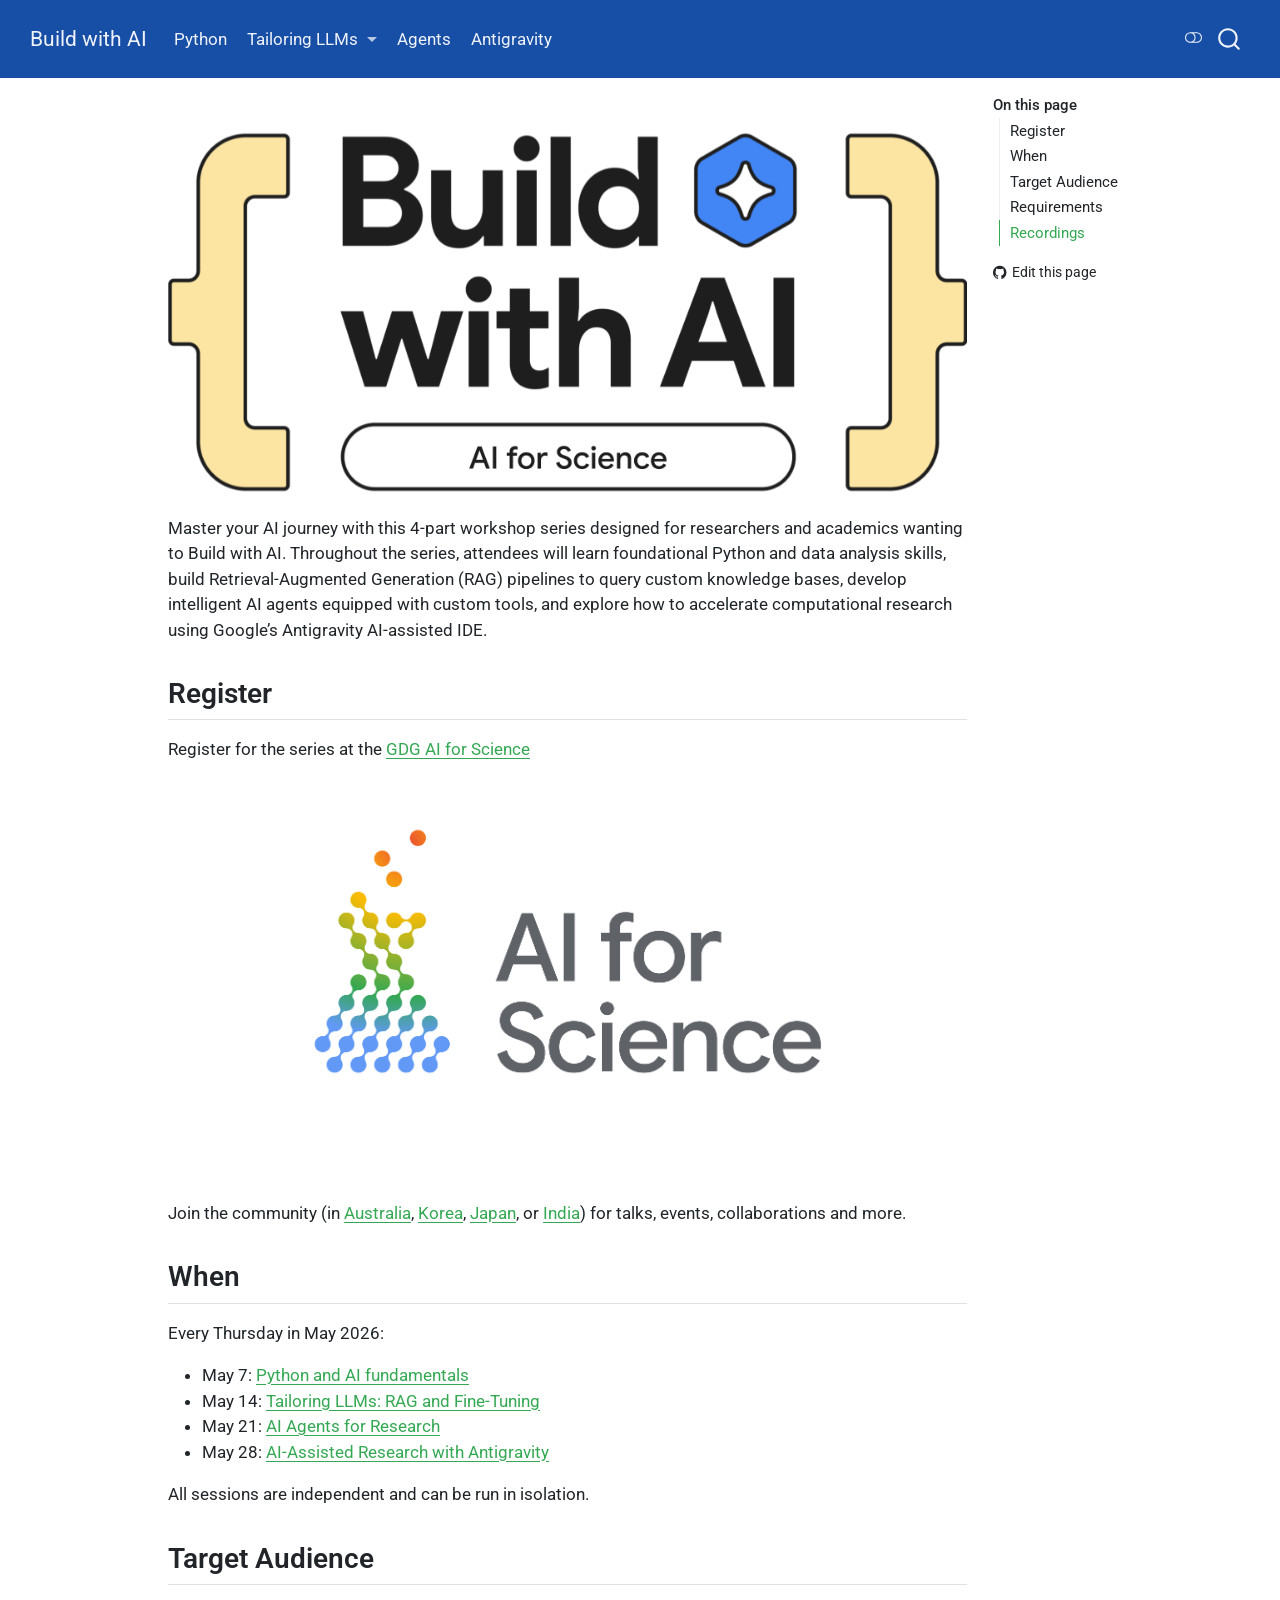
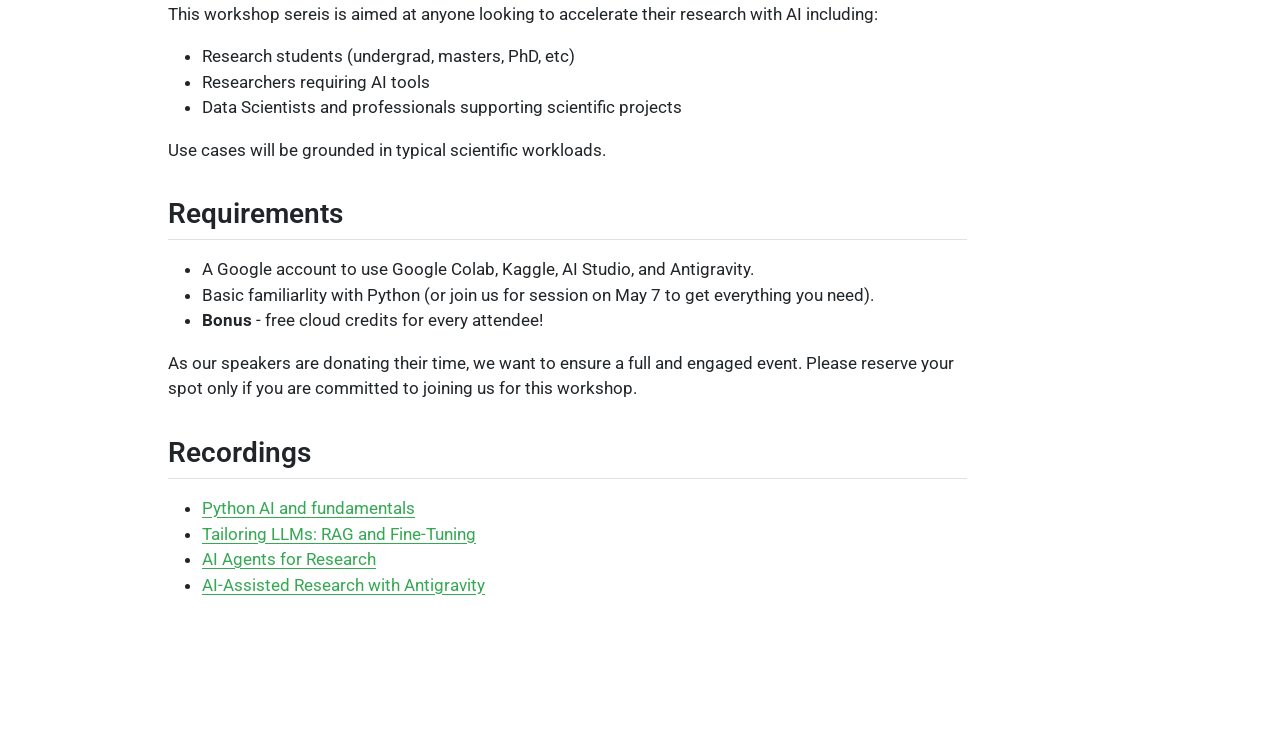
<file: index.html>
<!DOCTYPE html>
<html xmlns="http://www.w3.org/1999/xhtml" lang="en" xml:lang="en"><head>

<meta charset="utf-8">
<meta name="generator" content="quarto-1.9.38">

<meta name="viewport" content="width=device-width, initial-scale=1.0, user-scalable=yes">


<title>Build with AI</title>
<style>
/* Default styles provided by pandoc.
** See https://pandoc.org/MANUAL.html#variables-for-html for config info.
*/
code{white-space: pre-wrap;}
span.smallcaps{font-variant: small-caps;}
div.columns{display: flex; gap: min(4vw, 1.5em);}
div.column{flex: auto; overflow-x: auto;}
div.hanging-indent{margin-left: 1.5em; text-indent: -1.5em;}
ul.task-list{list-style: none;}
ul.task-list li input[type="checkbox"] {
  width: 0.8em;
  margin: 0 0.8em 0.2em -1em; /* quarto-specific, see https://github.com/quarto-dev/quarto-cli/issues/4556 */ 
  vertical-align: middle;
}
</style>


<script src="site_libs/quarto-nav/quarto-nav.js"></script>
<script src="site_libs/quarto-nav/headroom.min.js"></script>
<script src="site_libs/clipboard/clipboard.min.js"></script>
<script src="site_libs/quarto-search/autocomplete.umd.js"></script>
<script src="site_libs/quarto-search/fuse.min.js"></script>
<script src="site_libs/quarto-search/quarto-search.js"></script>
<meta name="quarto:offset" content="./">
<script src="site_libs/quarto-html/quarto.js" type="module"></script>
<script src="site_libs/quarto-html/tabsets/tabsets.js" type="module"></script>
<script src="site_libs/quarto-html/popper.min.js"></script>
<script src="site_libs/quarto-html/tippy.umd.min.js"></script>
<script src="site_libs/quarto-html/anchor.min.js"></script>
<link href="site_libs/quarto-html/tippy.css" rel="stylesheet">
<link href="site_libs/quarto-html/quarto-syntax-highlighting-15634bcf2e68342d4ad2dfa704d543f6.css" rel="stylesheet" class="quarto-color-scheme" id="quarto-text-highlighting-styles">
<link href="site_libs/quarto-html/quarto-syntax-highlighting-dark-0a6b7249c26820e032cb0bd839ff02b1.css" rel="stylesheet" class="quarto-color-scheme quarto-color-alternate" id="quarto-text-highlighting-styles">
<link href="site_libs/quarto-html/quarto-syntax-highlighting-15634bcf2e68342d4ad2dfa704d543f6.css" rel="stylesheet" class="quarto-color-scheme-extra" id="quarto-text-highlighting-styles">
<script src="site_libs/bootstrap/bootstrap.min.js"></script>
<link href="site_libs/bootstrap/bootstrap-icons.css" rel="stylesheet">
<link href="site_libs/bootstrap/bootstrap-d2d48a1ed8ef773e9a5052853db6aaa7.min.css" rel="stylesheet" append-hash="true" class="quarto-color-scheme" id="quarto-bootstrap" data-mode="light">
<link href="site_libs/bootstrap/bootstrap-dark-d7805bda15b8dfd60a2125b26230fcc8.min.css" rel="stylesheet" append-hash="true" class="quarto-color-scheme quarto-color-alternate" id="quarto-bootstrap" data-mode="dark">
<link href="site_libs/bootstrap/bootstrap-d2d48a1ed8ef773e9a5052853db6aaa7.min.css" rel="stylesheet" append-hash="true" class="quarto-color-scheme-extra" id="quarto-bootstrap" data-mode="light">
<script id="quarto-search-options" type="application/json">{
  "location": "navbar",
  "copy-button": false,
  "collapse-after": 3,
  "panel-placement": "end",
  "type": "overlay",
  "limit": 50,
  "keyboard-shortcut": [
    "f",
    "/",
    "s"
  ],
  "show-item-context": false,
  "language": {
    "search-no-results-text": "No results",
    "search-matching-documents-text": "matching documents",
    "search-copy-link-title": "Copy link to search",
    "search-hide-matches-text": "Hide additional matches",
    "search-more-match-text": "more match in this document",
    "search-more-matches-text": "more matches in this document",
    "search-clear-button-title": "Clear",
    "search-text-placeholder": "",
    "search-detached-cancel-button-title": "Cancel",
    "search-submit-button-title": "Submit",
    "search-label": "Search"
  }
}</script>
<script async="" src="https://www.googletagmanager.com/gtag/js?id=G-344M4P3CHH"></script>

<script type="text/javascript">

window.dataLayer = window.dataLayer || [];
function gtag(){dataLayer.push(arguments);}
gtag('js', new Date());
gtag('config', 'G-344M4P3CHH', { 'anonymize_ip': true});
</script>


<link rel="stylesheet" href="styles.css">
</head>

<body class="nav-fixed quarto-light"><script id="quarto-html-before-body" type="application/javascript">
    const toggleBodyColorMode = (bsSheetEl) => {
      const mode = bsSheetEl.getAttribute("data-mode");
      const bodyEl = window.document.querySelector("body");
      if (mode === "dark") {
        bodyEl.classList.add("quarto-dark");
        bodyEl.classList.remove("quarto-light");
      } else {
        bodyEl.classList.add("quarto-light");
        bodyEl.classList.remove("quarto-dark");
      }
    }
    const toggleBodyColorPrimary = () => {
      const bsSheetEl = window.document.querySelector("link#quarto-bootstrap:not([rel=disabled-stylesheet])");
      if (bsSheetEl) {
        toggleBodyColorMode(bsSheetEl);
      }
    }
    const setColorSchemeToggle = (alternate) => {
      const toggles = window.document.querySelectorAll('.quarto-color-scheme-toggle');
      for (let i=0; i < toggles.length; i++) {
        const toggle = toggles[i];
        if (toggle) {
          if (alternate) {
            toggle.classList.add("alternate");
          } else {
            toggle.classList.remove("alternate");
          }
        }
      }
    };
    const toggleColorMode = (alternate) => {
      // Switch the stylesheets
      const primaryStylesheets = window.document.querySelectorAll('link.quarto-color-scheme:not(.quarto-color-alternate)');
      const alternateStylesheets = window.document.querySelectorAll('link.quarto-color-scheme.quarto-color-alternate');
      manageTransitions('#quarto-margin-sidebar .nav-link', false);
      if (alternate) {
        // note: dark is layered on light, we don't disable primary!
        enableStylesheet(alternateStylesheets);
        for (const sheetNode of alternateStylesheets) {
          if (sheetNode.id === "quarto-bootstrap") {
            toggleBodyColorMode(sheetNode);
          }
        }
      } else {
        disableStylesheet(alternateStylesheets);
        enableStylesheet(primaryStylesheets)
        toggleBodyColorPrimary();
      }
      manageTransitions('#quarto-margin-sidebar .nav-link', true);
      // Switch the toggles
      setColorSchemeToggle(alternate)
      // Hack to workaround the fact that safari doesn't
      // properly recolor the scrollbar when toggling (#1455)
      if (navigator.userAgent.indexOf('Safari') > 0 && navigator.userAgent.indexOf('Chrome') == -1) {
        manageTransitions("body", false);
        window.scrollTo(0, 1);
        setTimeout(() => {
          window.scrollTo(0, 0);
          manageTransitions("body", true);
        }, 40);
      }
    }
    const disableStylesheet = (stylesheets) => {
      for (let i=0; i < stylesheets.length; i++) {
        const stylesheet = stylesheets[i];
        stylesheet.rel = 'disabled-stylesheet';
      }
    }
    const enableStylesheet = (stylesheets) => {
      for (let i=0; i < stylesheets.length; i++) {
        const stylesheet = stylesheets[i];
        if(stylesheet.rel !== 'stylesheet') { // for Chrome, which will still FOUC without this check
          stylesheet.rel = 'stylesheet';
        }
      }
    }
    const manageTransitions = (selector, allowTransitions) => {
      const els = window.document.querySelectorAll(selector);
      for (let i=0; i < els.length; i++) {
        const el = els[i];
        if (allowTransitions) {
          el.classList.remove('notransition');
        } else {
          el.classList.add('notransition');
        }
      }
    }
    const isFileUrl = () => {
      return window.location.protocol === 'file:';
    }
    const hasAlternateSentinel = () => {
      let styleSentinel = getColorSchemeSentinel();
      if (styleSentinel !== null) {
        return styleSentinel === "alternate";
      } else {
        return false;
      }
    }
    const setStyleSentinel = (alternate) => {
      const value = alternate ? "alternate" : "default";
      if (!isFileUrl()) {
        window.localStorage.setItem("quarto-color-scheme", value);
      } else {
        localAlternateSentinel = value;
      }
    }
    const getColorSchemeSentinel = () => {
      if (!isFileUrl()) {
        const storageValue = window.localStorage.getItem("quarto-color-scheme");
        return storageValue != null ? storageValue : localAlternateSentinel;
      } else {
        return localAlternateSentinel;
      }
    }
    const toggleGiscusIfUsed = (isAlternate, darkModeDefault) => {
      const baseTheme = document.querySelector('#giscus-base-theme')?.value ?? 'light';
      const alternateTheme = document.querySelector('#giscus-alt-theme')?.value ?? 'dark';
      let newTheme = '';
      if(authorPrefersDark) {
        newTheme = isAlternate ? baseTheme : alternateTheme;
      } else {
        newTheme = isAlternate ? alternateTheme : baseTheme;
      }
      const changeGiscusTheme = () => {
        // From: https://github.com/giscus/giscus/issues/336
        const sendMessage = (message) => {
          const iframe = document.querySelector('iframe.giscus-frame');
          if (!iframe) return;
          iframe.contentWindow.postMessage({ giscus: message }, 'https://giscus.app');
        }
        sendMessage({
          setConfig: {
            theme: newTheme
          }
        });
      }
      const isGiscussLoaded = window.document.querySelector('iframe.giscus-frame') !== null;
      if (isGiscussLoaded) {
        changeGiscusTheme();
      }
    };
    const authorPrefersDark = false;
    const queryPrefersDark = window.matchMedia('(prefers-color-scheme: dark)');
    const darkModeDefault = queryPrefersDark.matches;
      document.querySelector('link#quarto-text-highlighting-styles.quarto-color-scheme-extra').rel = 'disabled-stylesheet';
      document.querySelector('link#quarto-bootstrap.quarto-color-scheme-extra').rel = 'disabled-stylesheet';
    let localAlternateSentinel = darkModeDefault ? 'alternate' : 'default';
    // Dark / light mode switch
    window.quartoToggleColorScheme = () => {
      // Read the current dark / light value
      let toAlternate = !hasAlternateSentinel();
      toggleColorMode(toAlternate);
      setStyleSentinel(toAlternate);
      toggleGiscusIfUsed(toAlternate, darkModeDefault);
      window.dispatchEvent(new Event('resize'));
    };
    queryPrefersDark.addEventListener("change", e => {
      if(window.localStorage.getItem("quarto-color-scheme") !== null)
        return;
      const alternate = e.matches
      toggleColorMode(alternate);
      localAlternateSentinel = e.matches ? 'alternate' : 'default'; // this is used alongside local storage!
      toggleGiscusIfUsed(alternate, darkModeDefault);
    });
    // Switch to dark mode if need be
    if (hasAlternateSentinel()) {
      toggleColorMode(true);
    } else {
      toggleColorMode(false);
    }
  </script>

<div id="quarto-search-results"></div>
  <header id="quarto-header" class="headroom fixed-top">
    <nav class="navbar navbar-expand-lg " data-bs-theme="dark">
      <div class="navbar-container container-fluid">
      <div class="navbar-brand-container mx-auto">
    <a class="navbar-brand" href="./index.html">
    <span class="navbar-title">Build with AI</span>
    </a>
  </div>
            <div id="quarto-search" class="" title="Search"></div>
          <button class="navbar-toggler" type="button" data-bs-toggle="collapse" data-bs-target="#navbarCollapse" aria-controls="navbarCollapse" role="menu" aria-expanded="false" aria-label="Toggle navigation" onclick="if (window.quartoToggleHeadroom) { window.quartoToggleHeadroom(); }">
  <span class="navbar-toggler-icon"></span>
</button>
          <div class="collapse navbar-collapse" id="navbarCollapse">
            <ul class="navbar-nav navbar-nav-scroll me-auto">
  <li class="nav-item">
    <a class="nav-link" href="./session/01-intro.html"> 
<span class="menu-text">Python</span></a>
  </li>  
  <li class="nav-item dropdown ">
    <a class="nav-link dropdown-toggle" href="#" id="nav-menu-tailoring-llms" role="link" data-bs-toggle="dropdown" aria-expanded="false">
 <span class="menu-text">Tailoring LLMs</span>
    </a>
    <ul class="dropdown-menu" aria-labelledby="nav-menu-tailoring-llms">    
        <li>
    <a class="dropdown-item" href="./session/02-a-finetune.html">
 <span class="dropdown-text">Finetuning</span></a>
  </li>  
        <li>
    <a class="dropdown-item" href="./session/02-b-RAG.html">
 <span class="dropdown-text">RAG</span></a>
  </li>  
    </ul>
  </li>
  <li class="nav-item">
    <a class="nav-link" href="./session/03-agents.html"> 
<span class="menu-text">Agents</span></a>
  </li>  
  <li class="nav-item">
    <a class="nav-link" href="./session/04-antigravity.html"> 
<span class="menu-text">Antigravity</span></a>
  </li>  
</ul>
          </div> <!-- /navcollapse -->
            <div class="quarto-navbar-tools">
  <a href="" class="quarto-color-scheme-toggle quarto-navigation-tool  px-1" onclick="window.quartoToggleColorScheme(); return false;" title="Toggle dark mode"><i class="bi"></i></a>
</div>
      </div> <!-- /container-fluid -->
    </nav>
</header>
<!-- content -->
<div id="quarto-content" class="quarto-container page-columns page-rows-contents page-layout-article page-navbar">
<!-- sidebar -->
<!-- margin-sidebar -->
    <div id="quarto-margin-sidebar" class="sidebar margin-sidebar">
        <nav id="TOC" role="doc-toc" class="toc-active">
    <h2 id="toc-title">On this page</h2>
   
  <ul class="collapse">
  <li><a href="#register" id="toc-register" class="nav-link active" data-scroll-target="#register">Register</a></li>
  <li><a href="#when" id="toc-when" class="nav-link" data-scroll-target="#when">When</a></li>
  <li><a href="#target-audience" id="toc-target-audience" class="nav-link" data-scroll-target="#target-audience">Target Audience</a></li>
  <li><a href="#requirements" id="toc-requirements" class="nav-link" data-scroll-target="#requirements">Requirements</a></li>
  <li><a href="#recordings" id="toc-recordings" class="nav-link" data-scroll-target="#recordings">Recordings</a></li>
  </ul>
<div class="toc-actions"><ul class="collapse"><li><a href="https://github.com/gdgaiforscience/Build-with-AI/edit/main/index.qmd" class="toc-action"><i class="bi bi-github"></i>Edit this page</a></li></ul></div></nav>
    </div>
<!-- main -->
<main class="content" id="quarto-document-content"><header id="title-block-header" class="quarto-title-block"></header>





<p><img src="./BwAI-logo.png" class="img-fluid"></p>
<p>Master your AI journey with this 4-part workshop series designed for researchers and academics wanting to Build with AI. Throughout the series, attendees will learn foundational Python and data analysis skills, build Retrieval-Augmented Generation (RAG) pipelines to query custom knowledge bases, develop intelligent AI agents equipped with custom tools, and explore how to accelerate computational research using Google’s Antigravity AI-assisted IDE.</p>
<section id="register" class="level2">
<h2 class="anchored" data-anchor-id="register">Register</h2>
<p>Register for the series at the <a href="https://gdg.community.dev/events/details/google-gdg-ai-for-science-australia-presents-build-with-ai-python-and-ai-fundamentals/">GDG AI for Science</a></p>
<p><img src="./aiforsci.png" class="img-fluid"></p>
<p>Join the community (in <a href="https://gdg.community.dev/gdg-ai-for-science-australia/">Australia</a>, <a href="https://gdg.community.dev/gdg-ai-for-science-korea/">Korea</a>, <a href="https://gdg.community.dev/gdg-ai-for-science-japan">Japan</a>, or <a href="https://gdg.community.dev/gdg-ai-for-science-india/">India</a>) for talks, events, collaborations and more.</p>
</section>
<section id="when" class="level2">
<h2 class="anchored" data-anchor-id="when">When</h2>
<p>Every Thursday in May 2026:</p>
<ul>
<li>May 7: <a href="https://gdg.community.dev/events/details/google-gdg-ai-for-science-australia-presents-build-with-ai-python-and-ai-fundamentals/">Python and AI fundamentals</a></li>
<li>May 14: <a href="https://gdg.community.dev/events/details/google-gdg-ai-for-science-australia-presents-build-with-ai-tailoring-llms-rag-and-fine-tuning/">Tailoring LLMs: RAG and Fine-Tuning</a></li>
<li>May 21: <a href="https://gdg.community.dev/events/details/google-gdg-ai-for-science-australia-presents-build-with-ai-ai-agents-for-research/">AI Agents for Research</a></li>
<li>May 28: <a href="https://gdg.community.dev/events/details/google-gdg-ai-for-science-australia-presents-build-with-ai-ai-assisted-research-with-antigravity/">AI-Assisted Research with Antigravity</a></li>
</ul>
<p>All sessions are independent and can be run in isolation.</p>
</section>
<section id="target-audience" class="level2">
<h2 class="anchored" data-anchor-id="target-audience">Target Audience</h2>
<p>This workshop sereis is aimed at anyone looking to accelerate their research with AI including:</p>
<ul>
<li>Research students (undergrad, masters, PhD, etc)</li>
<li>Researchers requiring AI tools</li>
<li>Data Scientists and professionals supporting scientific projects</li>
</ul>
<p>Use cases will be grounded in typical scientific workloads.</p>
</section>
<section id="requirements" class="level2">
<h2 class="anchored" data-anchor-id="requirements">Requirements</h2>
<ul>
<li>A Google account to use Google Colab, Kaggle, AI Studio, and Antigravity.</li>
<li>Basic familiarlity with Python (or join us for session on May 7 to get everything you need).</li>
<li><strong>Bonus</strong> - free cloud credits for every attendee!</li>
</ul>
<p>As our speakers are donating their time, we want to ensure a full and engaged event. Please reserve your spot only if you are committed to joining us for this workshop.</p>
</section>
<section id="recordings" class="level2">
<h2 class="anchored" data-anchor-id="recordings">Recordings</h2>
<ul>
<li><a href="https://youtu.be/ENOLU_7OkE0">Python AI and fundamentals</a></li>
<li><a href="https://youtu.be/pdTt57_pBSo">Tailoring LLMs: RAG and Fine-Tuning</a></li>
<li><a href="https://youtu.be/T1MiU5A7STU">AI Agents for Research</a></li>
<li><a href="https://youtu.be/DxheR7YCH5I">AI-Assisted Research with Antigravity</a></li>
</ul>


</section>

</main> <!-- /main -->
<script id="quarto-html-after-body" type="application/javascript">
  window.document.addEventListener("DOMContentLoaded", function (event) {
    // Ensure there is a toggle, if there isn't float one in the top right
    if (window.document.querySelector('.quarto-color-scheme-toggle') === null) {
      const a = window.document.createElement('a');
      a.classList.add('top-right');
      a.classList.add('quarto-color-scheme-toggle');
      a.href = "";
      a.onclick = function() { try { window.quartoToggleColorScheme(); } catch {} return false; };
      const i = window.document.createElement("i");
      i.classList.add('bi');
      a.appendChild(i);
      window.document.body.appendChild(a);
    }
    setColorSchemeToggle(hasAlternateSentinel())
    const icon = "";
    const anchorJS = new window.AnchorJS();
    anchorJS.options = {
      placement: 'right',
      icon: icon
    };
    anchorJS.add('.anchored');
    const isCodeAnnotation = (el) => {
      for (const clz of el.classList) {
        if (clz.startsWith('code-annotation-')) {                     
          return true;
        }
      }
      return false;
    }
    const onCopySuccess = function(e) {
      // button target
      const button = e.trigger;
      // don't keep focus
      button.blur();
      // flash "checked"
      button.classList.add('code-copy-button-checked');
      var currentTitle = button.getAttribute("title");
      button.setAttribute("title", "Copied!");
      let tooltip;
      if (window.bootstrap) {
        button.setAttribute("data-bs-toggle", "tooltip");
        button.setAttribute("data-bs-placement", "left");
        button.setAttribute("data-bs-title", "Copied!");
        tooltip = new bootstrap.Tooltip(button, 
          { trigger: "manual", 
            customClass: "code-copy-button-tooltip",
            offset: [0, -8]});
        tooltip.show();    
      }
      setTimeout(function() {
        if (tooltip) {
          tooltip.hide();
          button.removeAttribute("data-bs-title");
          button.removeAttribute("data-bs-toggle");
          button.removeAttribute("data-bs-placement");
        }
        button.setAttribute("title", currentTitle);
        button.classList.remove('code-copy-button-checked');
      }, 1000);
      // clear code selection
      e.clearSelection();
    }
    const getTextToCopy = function(trigger) {
      const outerScaffold = trigger.parentElement.cloneNode(true);
      const codeEl = outerScaffold.querySelector('code');
      for (const childEl of codeEl.children) {
        if (isCodeAnnotation(childEl)) {
          childEl.remove();
        }
      }
      return codeEl.innerText;
    }
    const clipboard = new window.ClipboardJS('.code-copy-button:not([data-in-quarto-modal])', {
      text: getTextToCopy
    });
    clipboard.on('success', onCopySuccess);
    if (window.document.getElementById('quarto-embedded-source-code-modal')) {
      const clipboardModal = new window.ClipboardJS('.code-copy-button[data-in-quarto-modal]', {
        text: getTextToCopy,
        container: window.document.getElementById('quarto-embedded-source-code-modal')
      });
      clipboardModal.on('success', onCopySuccess);
    }
      var localhostRegex = new RegExp(/^(?:http|https):\/\/localhost\:?[0-9]*\//);
      var mailtoRegex = new RegExp(/^mailto:/);
        var filterRegex = new RegExp("https:\/\/gdgaiforscience\.github\.io\/Build-with-AI\/");
      var isInternal = (href) => {
          return filterRegex.test(href) || localhostRegex.test(href) || mailtoRegex.test(href);
      }
      // Inspect non-navigation links and adorn them if external
     var links = window.document.querySelectorAll('a[href]:not(.nav-link):not(.navbar-brand):not(.toc-action):not(.sidebar-link):not(.sidebar-item-toggle):not(.pagination-link):not(.no-external):not([aria-hidden]):not(.dropdown-item):not(.quarto-navigation-tool):not(.about-link)');
      for (var i=0; i<links.length; i++) {
        const link = links[i];
        if (!isInternal(link.href)) {
          // undo the damage that might have been done by quarto-nav.js in the case of
          // links that we want to consider external
          if (link.dataset.originalHref !== undefined) {
            link.href = link.dataset.originalHref;
          }
        }
      }
    function tippyHover(el, contentFn, onTriggerFn, onUntriggerFn) {
      const config = {
        allowHTML: true,
        maxWidth: 500,
        delay: 100,
        arrow: false,
        appendTo: function(el) {
            return el.parentElement;
        },
        interactive: true,
        interactiveBorder: 10,
        theme: 'quarto',
        placement: 'bottom-start',
      };
      if (contentFn) {
        config.content = contentFn;
      }
      if (onTriggerFn) {
        config.onTrigger = onTriggerFn;
      }
      if (onUntriggerFn) {
        config.onUntrigger = onUntriggerFn;
      }
      window.tippy(el, config); 
    }
    const noterefs = window.document.querySelectorAll('a[role="doc-noteref"]');
    for (var i=0; i<noterefs.length; i++) {
      const ref = noterefs[i];
      tippyHover(ref, function() {
        // use id or data attribute instead here
        let href = ref.getAttribute('data-footnote-href') || ref.getAttribute('href');
        try { href = new URL(href).hash; } catch {}
        const id = href.replace(/^#\/?/, "");
        const note = window.document.getElementById(id);
        if (note) {
          return note.innerHTML;
        } else {
          return "";
        }
      });
    }
    const xrefs = window.document.querySelectorAll('a.quarto-xref');
    const processXRef = (id, note) => {
      // Strip column container classes
      const stripColumnClz = (el) => {
        el.classList.remove("page-full", "page-columns");
        if (el.children) {
          for (const child of el.children) {
            stripColumnClz(child);
          }
        }
      }
      stripColumnClz(note)
      if (id === null || id.startsWith('sec-')) {
        // Special case sections, only their first couple elements
        const container = document.createElement("div");
        if (note.children && note.children.length > 2) {
          container.appendChild(note.children[0].cloneNode(true));
          for (let i = 1; i < note.children.length; i++) {
            const child = note.children[i];
            if (child.tagName === "P" && child.innerText === "") {
              continue;
            } else {
              container.appendChild(child.cloneNode(true));
              break;
            }
          }
          if (window.Quarto?.typesetMath) {
            window.Quarto.typesetMath(container);
          }
          return container.innerHTML
        } else {
          if (window.Quarto?.typesetMath) {
            window.Quarto.typesetMath(note);
          }
          return note.innerHTML;
        }
      } else {
        // Remove any anchor links if they are present
        const anchorLink = note.querySelector('a.anchorjs-link');
        if (anchorLink) {
          anchorLink.remove();
        }
        if (window.Quarto?.typesetMath) {
          window.Quarto.typesetMath(note);
        }
        if (note.classList.contains("callout")) {
          return note.outerHTML;
        } else {
          return note.innerHTML;
        }
      }
    }
    for (var i=0; i<xrefs.length; i++) {
      const xref = xrefs[i];
      tippyHover(xref, undefined, function(instance) {
        instance.disable();
        let url = xref.getAttribute('href');
        let hash = undefined; 
        if (url.startsWith('#')) {
          hash = url;
        } else {
          try { hash = new URL(url).hash; } catch {}
        }
        if (hash) {
          const id = hash.replace(/^#\/?/, "");
          const note = window.document.getElementById(id);
          if (note !== null) {
            try {
              const html = processXRef(id, note.cloneNode(true));
              instance.setContent(html);
            } finally {
              instance.enable();
              instance.show();
            }
          } else {
            // See if we can fetch this
            fetch(url.split('#')[0])
            .then(res => res.text())
            .then(html => {
              const parser = new DOMParser();
              const htmlDoc = parser.parseFromString(html, "text/html");
              const note = htmlDoc.getElementById(id);
              if (note !== null) {
                const html = processXRef(id, note);
                instance.setContent(html);
              } 
            }).finally(() => {
              instance.enable();
              instance.show();
            });
          }
        } else {
          // See if we can fetch a full url (with no hash to target)
          // This is a special case and we should probably do some content thinning / targeting
          fetch(url)
          .then(res => res.text())
          .then(html => {
            const parser = new DOMParser();
            const htmlDoc = parser.parseFromString(html, "text/html");
            const note = htmlDoc.querySelector('main.content');
            if (note !== null) {
              // This should only happen for chapter cross references
              // (since there is no id in the URL)
              // remove the first header
              if (note.children.length > 0 && note.children[0].tagName === "HEADER") {
                note.children[0].remove();
              }
              const html = processXRef(null, note);
              instance.setContent(html);
            } 
          }).finally(() => {
            instance.enable();
            instance.show();
          });
        }
      }, function(instance) {
      });
    }
        let selectedAnnoteEl;
        const selectorForAnnotation = ( cell, annotation) => {
          let cellAttr = 'data-code-cell="' + cell + '"';
          let lineAttr = 'data-code-annotation="' +  annotation + '"';
          const selector = 'span[' + cellAttr + '][' + lineAttr + ']';
          return selector;
        }
        const selectCodeLines = (annoteEl) => {
          const doc = window.document;
          const targetCell = annoteEl.getAttribute("data-target-cell");
          const targetAnnotation = annoteEl.getAttribute("data-target-annotation");
          const annoteSpan = window.document.querySelector(selectorForAnnotation(targetCell, targetAnnotation));
          const lines = annoteSpan.getAttribute("data-code-lines").split(",");
          const lineIds = lines.map((line) => {
            return targetCell + "-" + line;
          })
          let top = null;
          let height = null;
          let parent = null;
          if (lineIds.length > 0) {
              //compute the position of the single el (top and bottom and make a div)
              const el = window.document.getElementById(lineIds[0]);
              top = el.offsetTop;
              height = el.offsetHeight;
              parent = el.parentElement.parentElement;
            if (lineIds.length > 1) {
              const lastEl = window.document.getElementById(lineIds[lineIds.length - 1]);
              const bottom = lastEl.offsetTop + lastEl.offsetHeight;
              height = bottom - top;
            }
            if (top !== null && height !== null && parent !== null) {
              // cook up a div (if necessary) and position it 
              let div = window.document.getElementById("code-annotation-line-highlight");
              if (div === null) {
                div = window.document.createElement("div");
                div.setAttribute("id", "code-annotation-line-highlight");
                div.style.position = 'absolute';
                parent.appendChild(div);
              }
              div.style.top = top - 2 + "px";
              div.style.height = height + 4 + "px";
              div.style.left = 0;
              let gutterDiv = window.document.getElementById("code-annotation-line-highlight-gutter");
              if (gutterDiv === null) {
                gutterDiv = window.document.createElement("div");
                gutterDiv.setAttribute("id", "code-annotation-line-highlight-gutter");
                gutterDiv.style.position = 'absolute';
                const codeCell = window.document.getElementById(targetCell);
                const gutter = codeCell.querySelector('.code-annotation-gutter');
                gutter.appendChild(gutterDiv);
              }
              gutterDiv.style.top = top - 2 + "px";
              gutterDiv.style.height = height + 4 + "px";
            }
            selectedAnnoteEl = annoteEl;
          }
        };
        const unselectCodeLines = () => {
          const elementsIds = ["code-annotation-line-highlight", "code-annotation-line-highlight-gutter"];
          elementsIds.forEach((elId) => {
            const div = window.document.getElementById(elId);
            if (div) {
              div.remove();
            }
          });
          selectedAnnoteEl = undefined;
        };
          // Handle positioning of the toggle
      window.addEventListener(
        "resize",
        throttle(() => {
          elRect = undefined;
          if (selectedAnnoteEl) {
            selectCodeLines(selectedAnnoteEl);
          }
        }, 10)
      );
      function throttle(fn, ms) {
      let throttle = false;
      let timer;
        return (...args) => {
          if(!throttle) { // first call gets through
              fn.apply(this, args);
              throttle = true;
          } else { // all the others get throttled
              if(timer) clearTimeout(timer); // cancel #2
              timer = setTimeout(() => {
                fn.apply(this, args);
                timer = throttle = false;
              }, ms);
          }
        };
      }
        // Attach click handler to the DT
        const annoteDls = window.document.querySelectorAll('dt[data-target-cell]');
        for (const annoteDlNode of annoteDls) {
          annoteDlNode.addEventListener('click', (event) => {
            const clickedEl = event.target;
            if (clickedEl !== selectedAnnoteEl) {
              unselectCodeLines();
              const activeEl = window.document.querySelector('dt[data-target-cell].code-annotation-active');
              if (activeEl) {
                activeEl.classList.remove('code-annotation-active');
              }
              selectCodeLines(clickedEl);
              clickedEl.classList.add('code-annotation-active');
            } else {
              // Unselect the line
              unselectCodeLines();
              clickedEl.classList.remove('code-annotation-active');
            }
          });
        }
    const findCites = (el) => {
      const parentEl = el.parentElement;
      if (parentEl) {
        const cites = parentEl.dataset.cites;
        if (cites) {
          return {
            el,
            cites: cites.split(' ')
          };
        } else {
          return findCites(el.parentElement)
        }
      } else {
        return undefined;
      }
    };
    var bibliorefs = window.document.querySelectorAll('a[role="doc-biblioref"]');
    for (var i=0; i<bibliorefs.length; i++) {
      const ref = bibliorefs[i];
      const citeInfo = findCites(ref);
      if (citeInfo) {
        tippyHover(citeInfo.el, function() {
          var popup = window.document.createElement('div');
          citeInfo.cites.forEach(function(cite) {
            var citeDiv = window.document.createElement('div');
            citeDiv.classList.add('hanging-indent');
            citeDiv.classList.add('csl-entry');
            var biblioDiv = window.document.getElementById('ref-' + cite);
            if (biblioDiv) {
              citeDiv.innerHTML = biblioDiv.innerHTML;
            }
            popup.appendChild(citeDiv);
          });
          return popup.innerHTML;
        });
      }
    }
  });
  </script>
</div> <!-- /content -->




<footer class="footer"><div class="nav-footer"><div class="nav-footer-center"><div class="toc-actions d-sm-block d-md-none"><ul><li><a href="https://github.com/gdgaiforscience/Build-with-AI/edit/main/index.qmd" class="toc-action"><i class="bi bi-github"></i>Edit this page</a></li></ul></div></div></div></footer></body></html>
</file>
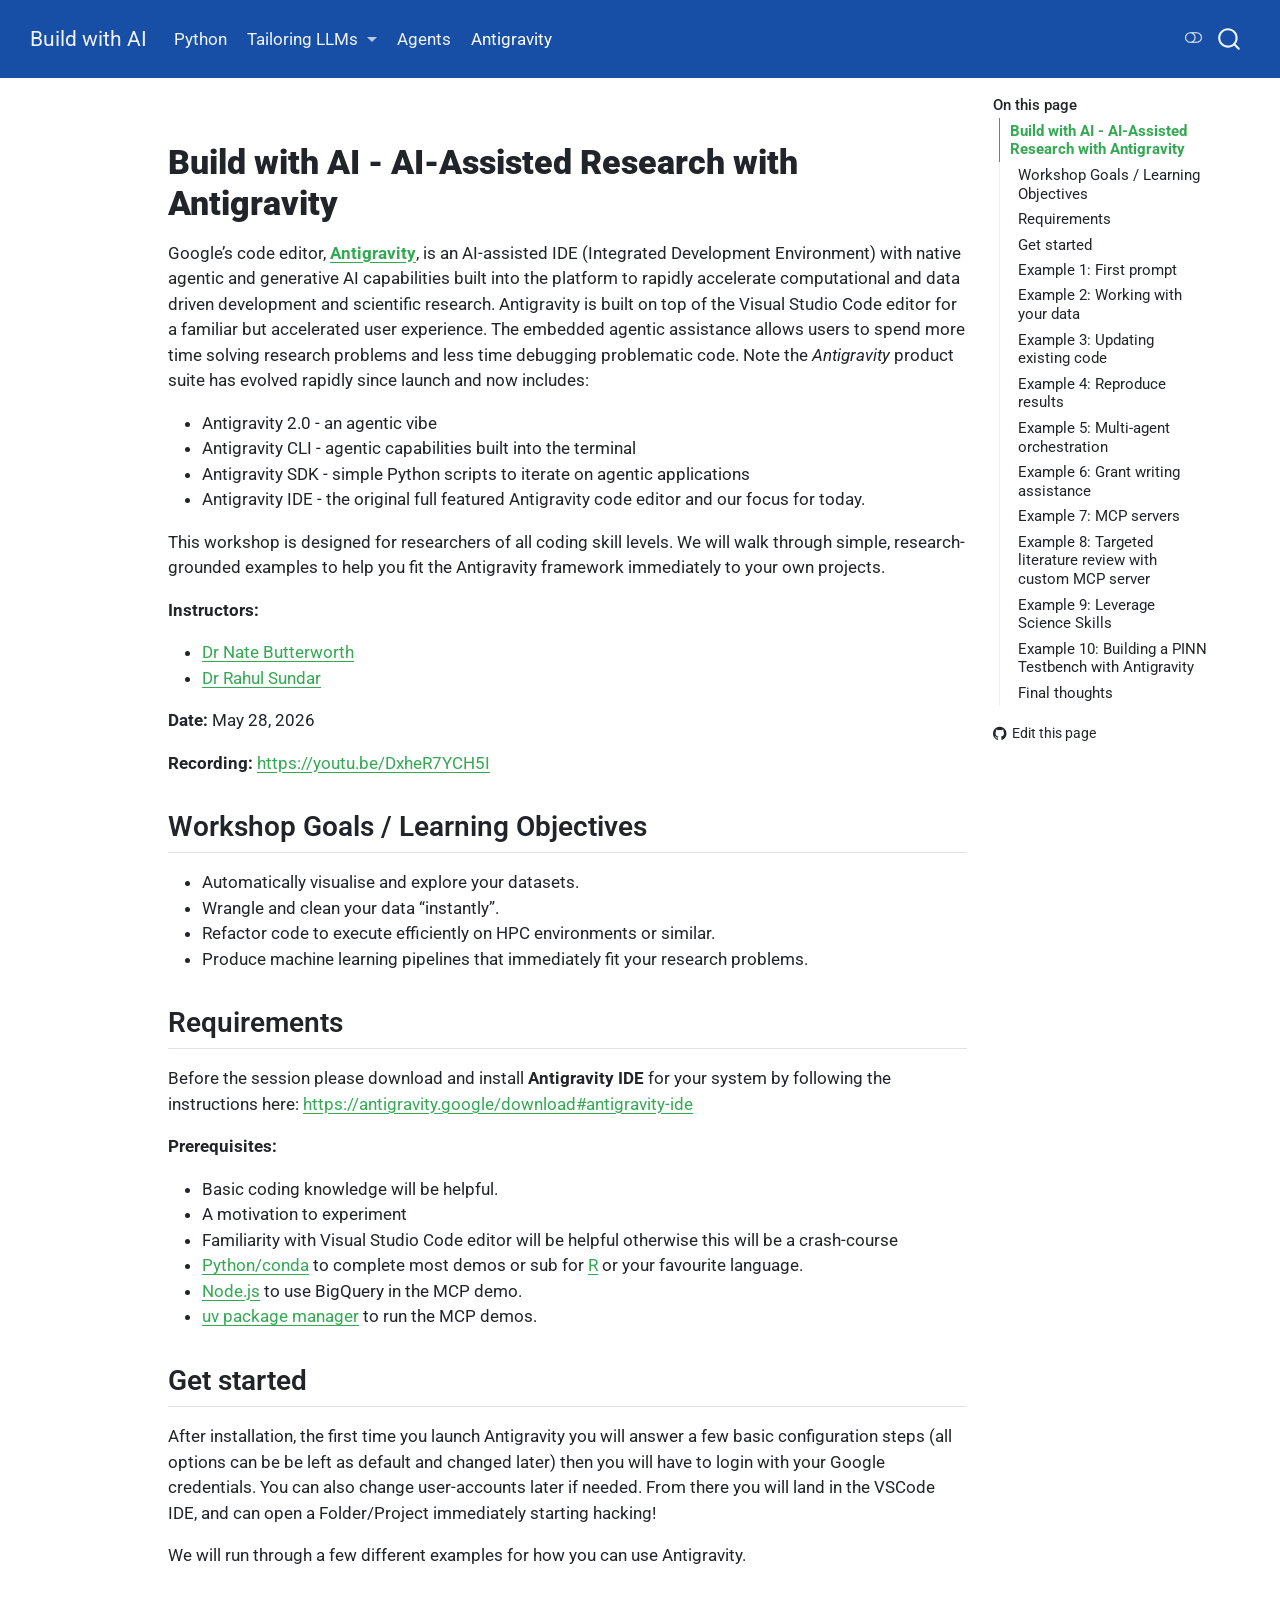
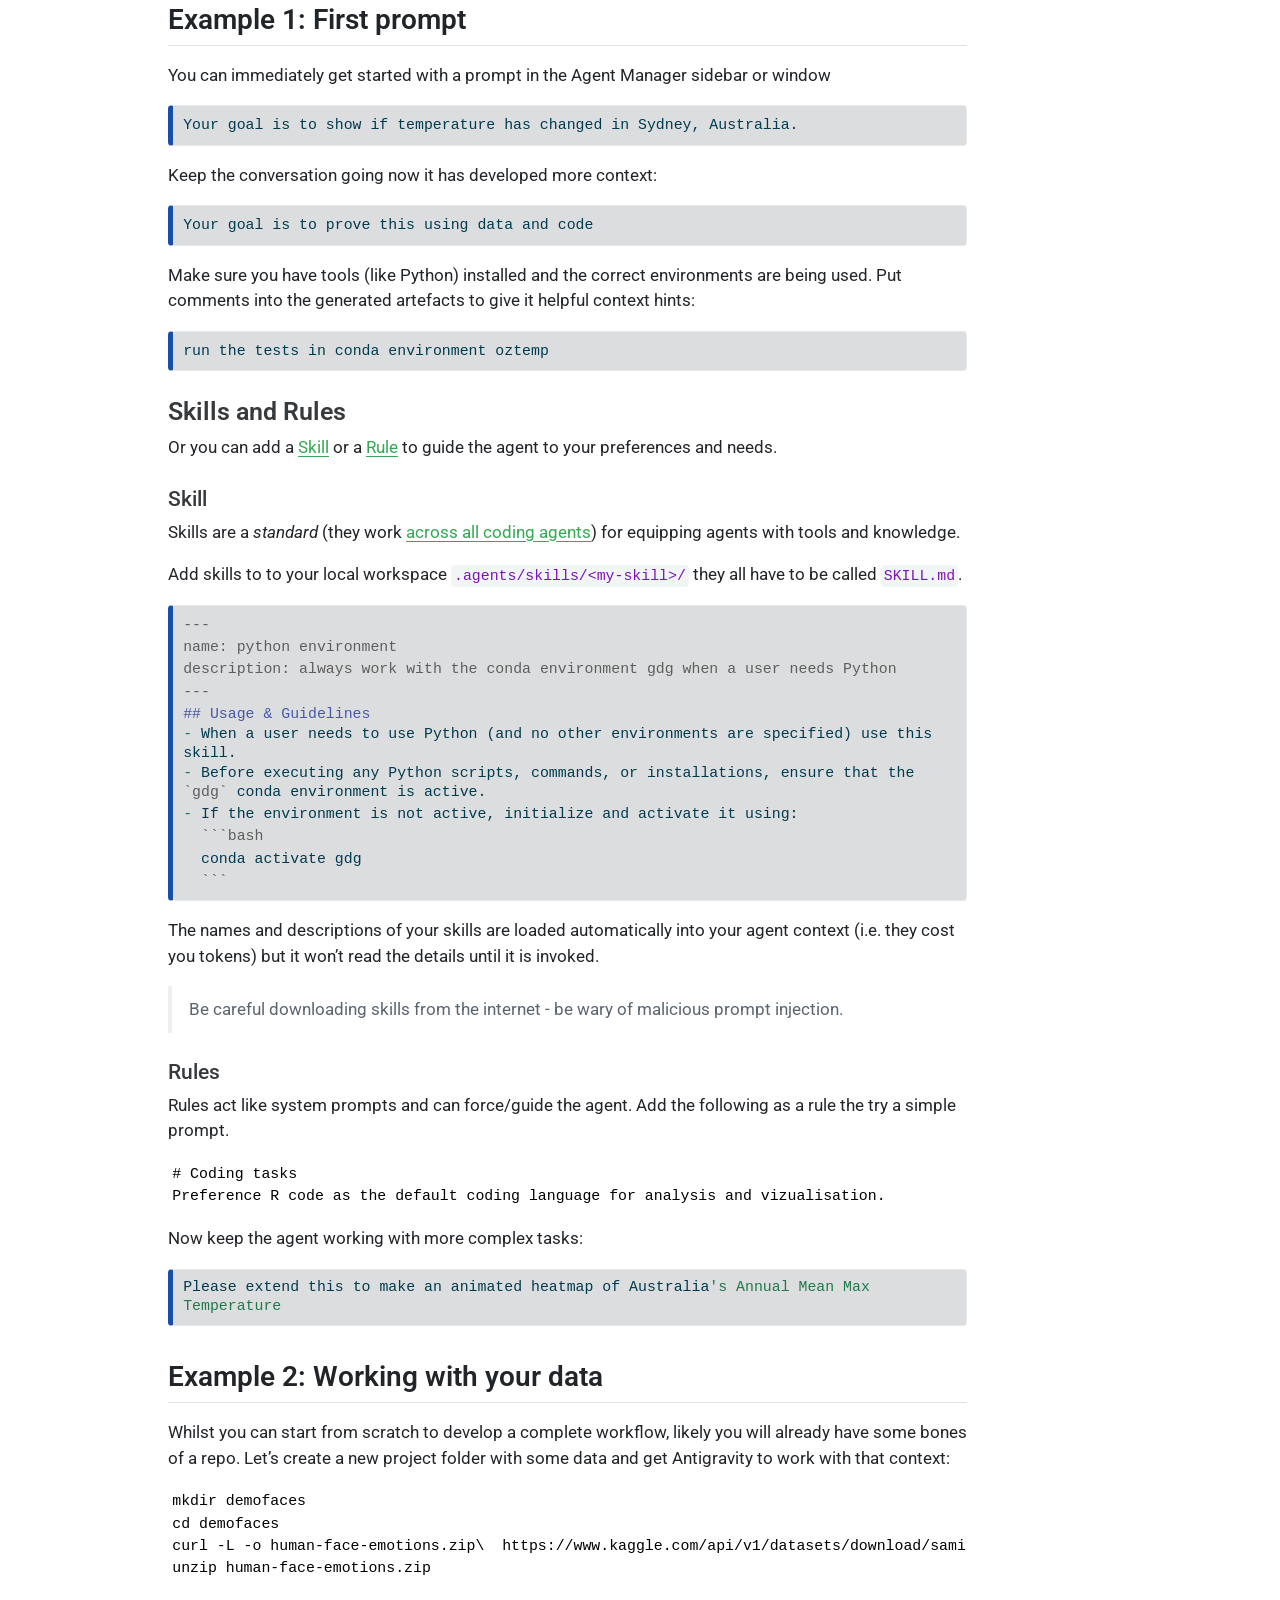
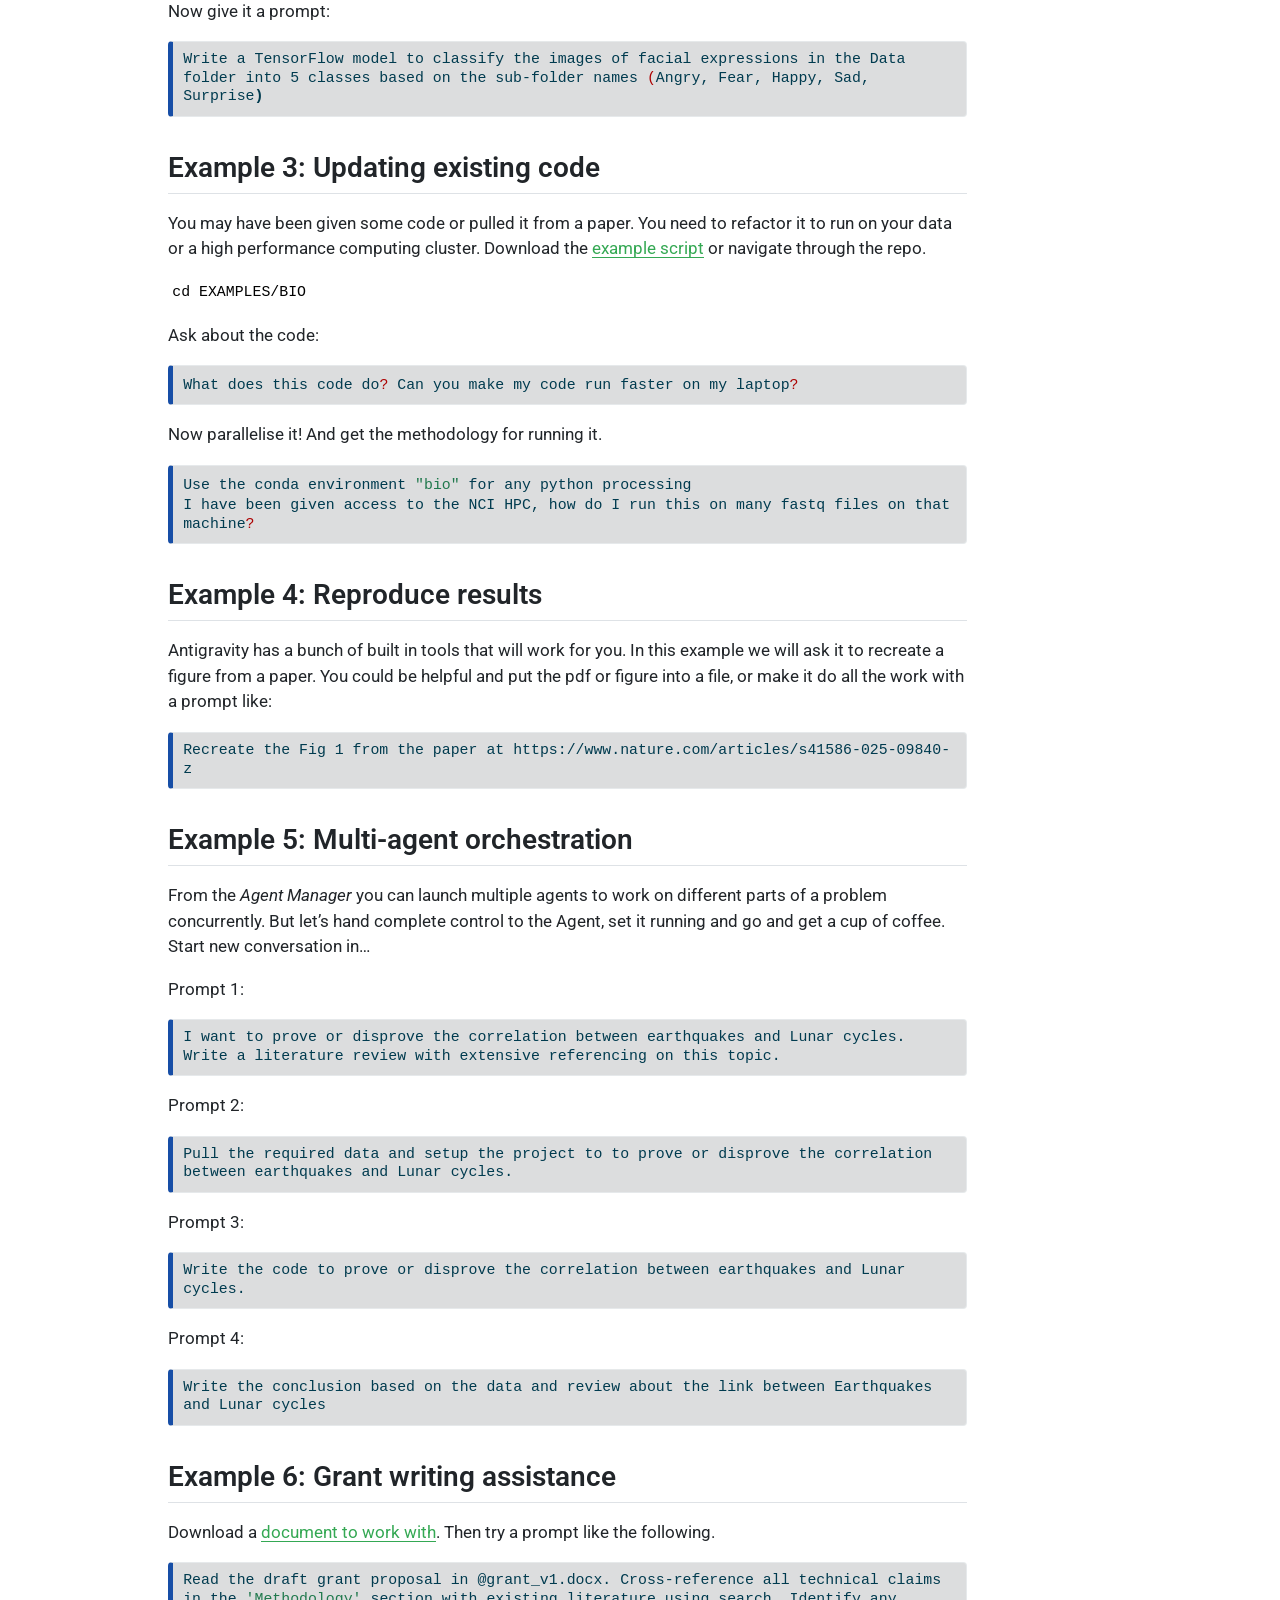
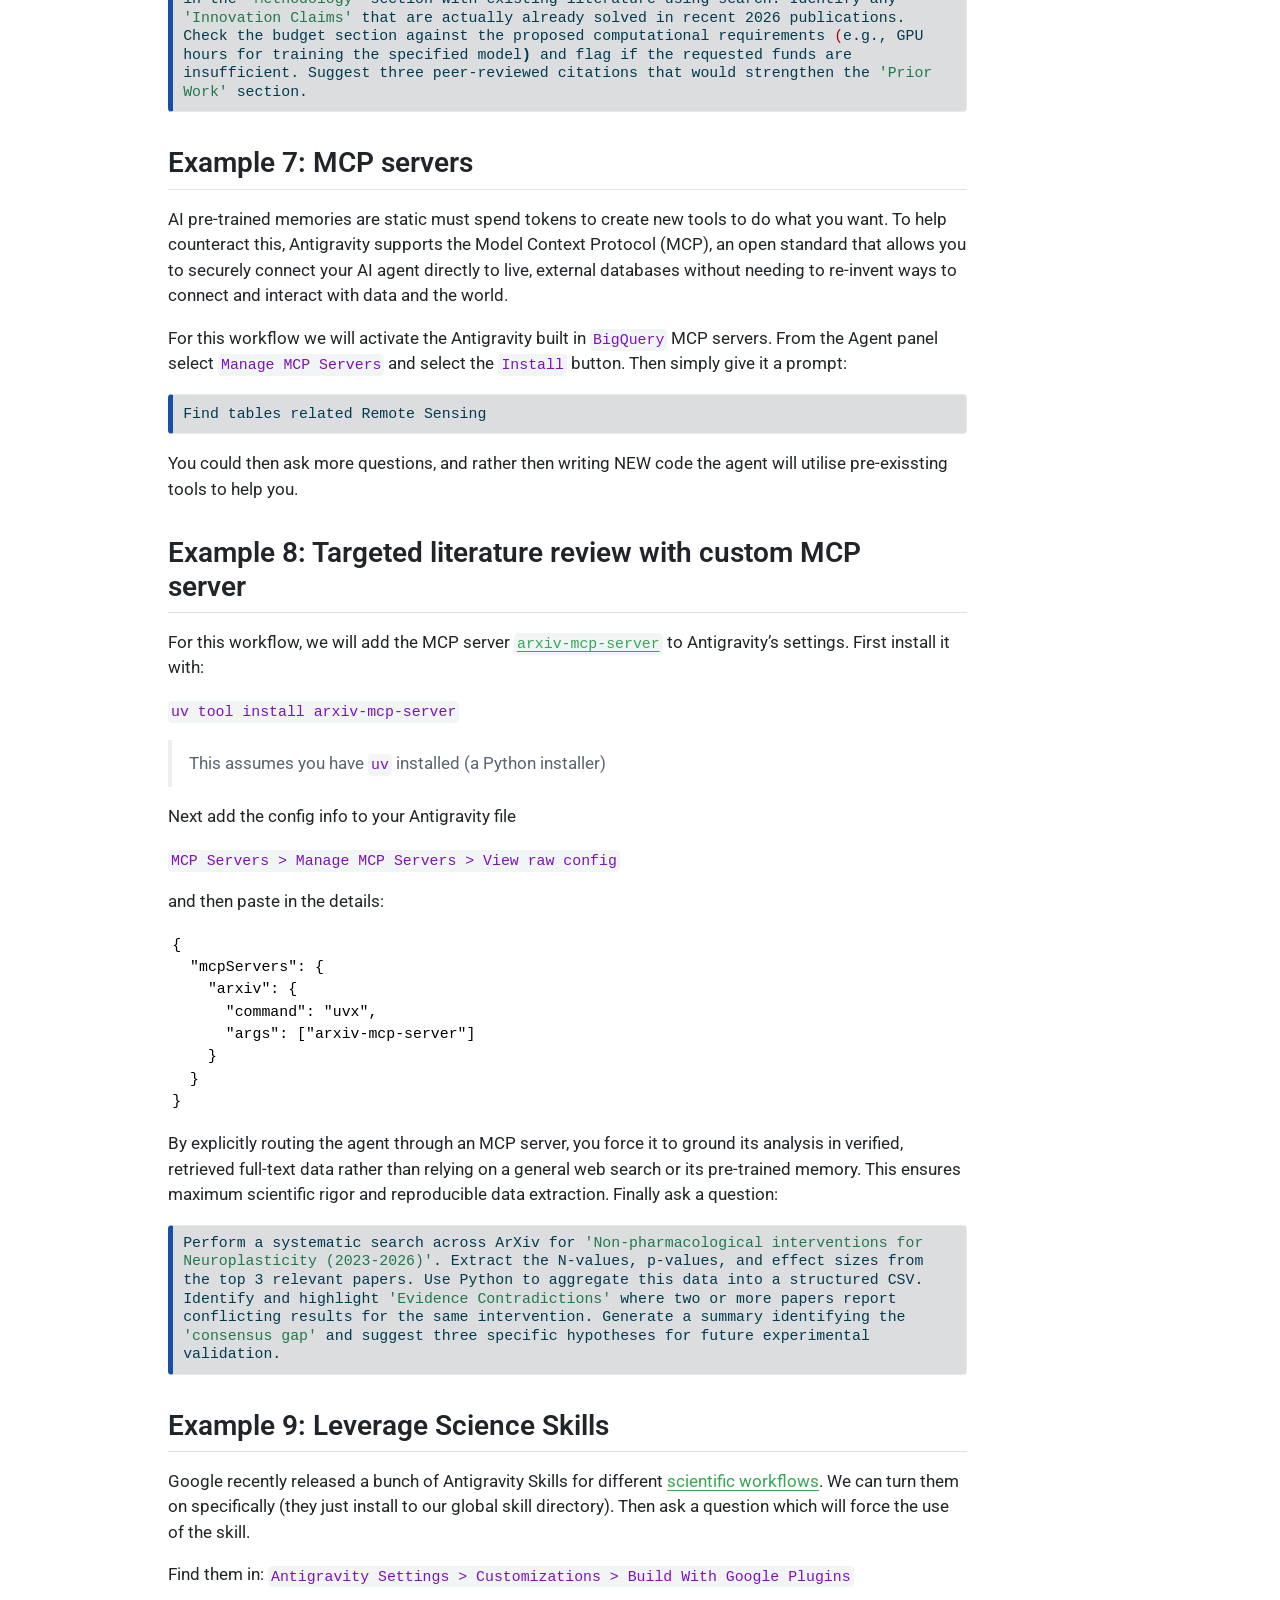
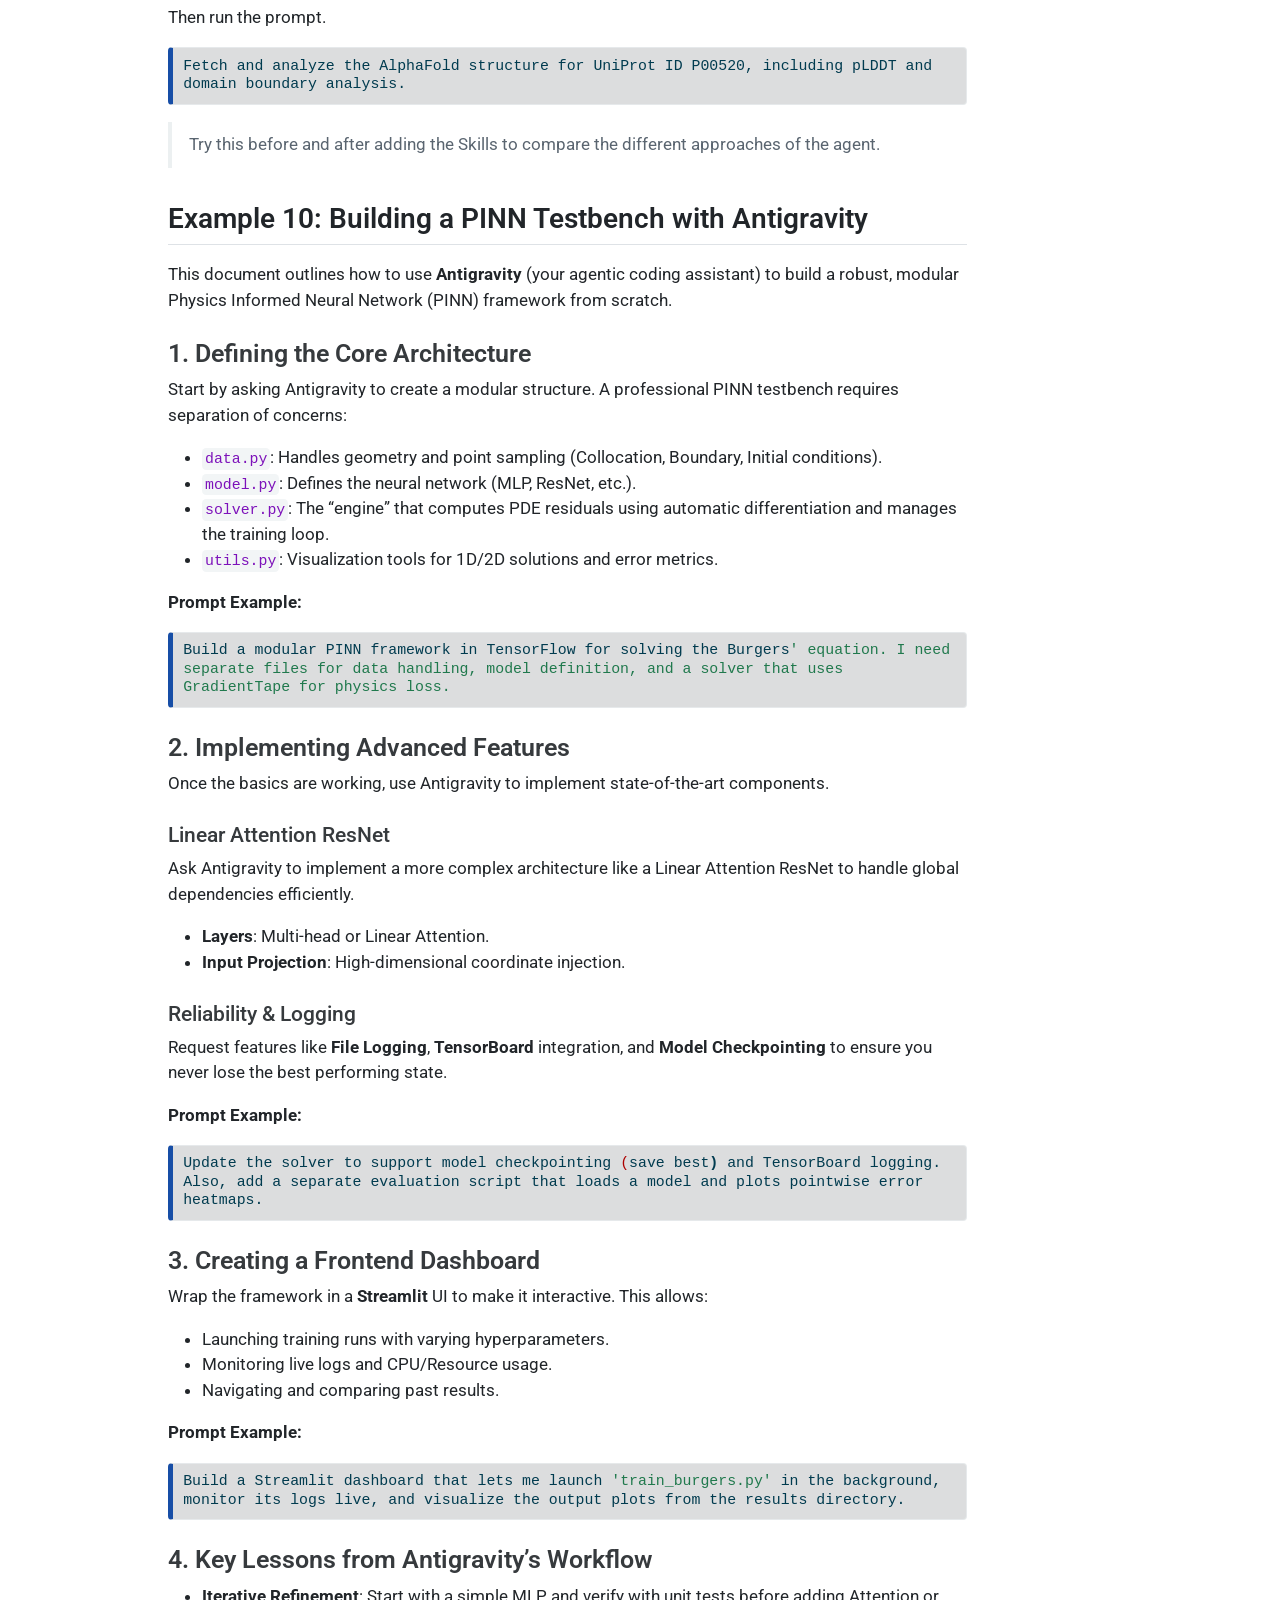
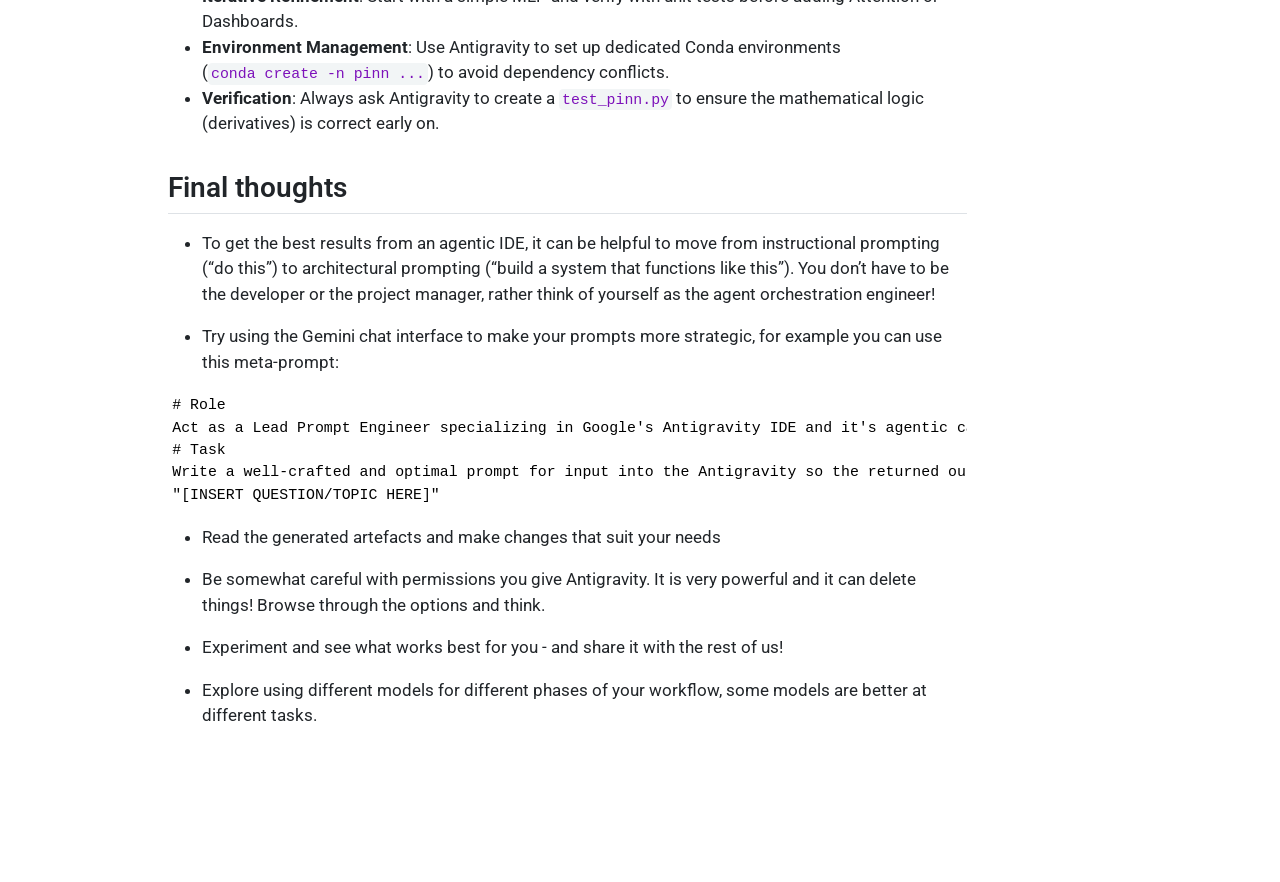
<file: session/04-antigravity.html>
<!DOCTYPE html>
<html xmlns="http://www.w3.org/1999/xhtml" lang="en" xml:lang="en"><head>

<meta charset="utf-8">
<meta name="generator" content="quarto-1.9.38">

<meta name="viewport" content="width=device-width, initial-scale=1.0, user-scalable=yes">


<title>antigravity – Build with AI</title>
<style>
/* Default styles provided by pandoc.
** See https://pandoc.org/MANUAL.html#variables-for-html for config info.
*/
code{white-space: pre-wrap;}
span.smallcaps{font-variant: small-caps;}
div.columns{display: flex; gap: min(4vw, 1.5em);}
div.column{flex: auto; overflow-x: auto;}
div.hanging-indent{margin-left: 1.5em; text-indent: -1.5em;}
ul.task-list{list-style: none;}
ul.task-list li input[type="checkbox"] {
  width: 0.8em;
  margin: 0 0.8em 0.2em -1em; /* quarto-specific, see https://github.com/quarto-dev/quarto-cli/issues/4556 */ 
  vertical-align: middle;
}
/* CSS for syntax highlighting */
html { -webkit-text-size-adjust: 100%; }
pre > code.sourceCode { white-space: pre; position: relative; }
pre > code.sourceCode > span { display: inline-block; line-height: 1.25; }
pre > code.sourceCode > span:empty { height: 1.2em; }
.sourceCode { overflow: visible; }
code.sourceCode > span { color: inherit; text-decoration: inherit; }
div.sourceCode { margin: 1em 0; }
pre.sourceCode { margin: 0; }
@media screen {
div.sourceCode { overflow: auto; }
}
@media print {
pre > code.sourceCode { white-space: pre-wrap; }
pre > code.sourceCode > span { text-indent: -5em; padding-left: 5em; }
}
pre.numberSource code
  { counter-reset: source-line 0; }
pre.numberSource code > span
  { position: relative; left: -4em; counter-increment: source-line; }
pre.numberSource code > span > a:first-child::before
  { content: counter(source-line);
    position: relative; left: -1em; text-align: right; vertical-align: baseline;
    border: none; display: inline-block;
    -webkit-touch-callout: none; -webkit-user-select: none;
    -khtml-user-select: none; -moz-user-select: none;
    -ms-user-select: none; user-select: none;
    padding: 0 4px; width: 4em;
  }
pre.numberSource { margin-left: 3em;  padding-left: 4px; }
div.sourceCode
  {   }
@media screen {
pre > code.sourceCode > span > a:first-child::before { text-decoration: underline; }
}
</style>


<script src="../site_libs/quarto-nav/quarto-nav.js"></script>
<script src="../site_libs/quarto-nav/headroom.min.js"></script>
<script src="../site_libs/clipboard/clipboard.min.js"></script>
<script src="../site_libs/quarto-search/autocomplete.umd.js"></script>
<script src="../site_libs/quarto-search/fuse.min.js"></script>
<script src="../site_libs/quarto-search/quarto-search.js"></script>
<meta name="quarto:offset" content="../">
<script src="../site_libs/quarto-html/quarto.js" type="module"></script>
<script src="../site_libs/quarto-html/tabsets/tabsets.js" type="module"></script>
<script src="../site_libs/quarto-html/popper.min.js"></script>
<script src="../site_libs/quarto-html/tippy.umd.min.js"></script>
<script src="../site_libs/quarto-html/anchor.min.js"></script>
<link href="../site_libs/quarto-html/tippy.css" rel="stylesheet">
<link href="../site_libs/quarto-html/quarto-syntax-highlighting-15634bcf2e68342d4ad2dfa704d543f6.css" rel="stylesheet" class="quarto-color-scheme" id="quarto-text-highlighting-styles">
<link href="../site_libs/quarto-html/quarto-syntax-highlighting-dark-0a6b7249c26820e032cb0bd839ff02b1.css" rel="stylesheet" class="quarto-color-scheme quarto-color-alternate" id="quarto-text-highlighting-styles">
<link href="../site_libs/quarto-html/quarto-syntax-highlighting-15634bcf2e68342d4ad2dfa704d543f6.css" rel="stylesheet" class="quarto-color-scheme-extra" id="quarto-text-highlighting-styles">
<script src="../site_libs/bootstrap/bootstrap.min.js"></script>
<link href="../site_libs/bootstrap/bootstrap-icons.css" rel="stylesheet">
<link href="../site_libs/bootstrap/bootstrap-d2d48a1ed8ef773e9a5052853db6aaa7.min.css" rel="stylesheet" append-hash="true" class="quarto-color-scheme" id="quarto-bootstrap" data-mode="light">
<link href="../site_libs/bootstrap/bootstrap-dark-d7805bda15b8dfd60a2125b26230fcc8.min.css" rel="stylesheet" append-hash="true" class="quarto-color-scheme quarto-color-alternate" id="quarto-bootstrap" data-mode="dark">
<link href="../site_libs/bootstrap/bootstrap-d2d48a1ed8ef773e9a5052853db6aaa7.min.css" rel="stylesheet" append-hash="true" class="quarto-color-scheme-extra" id="quarto-bootstrap" data-mode="light">
<script id="quarto-search-options" type="application/json">{
  "location": "navbar",
  "copy-button": false,
  "collapse-after": 3,
  "panel-placement": "end",
  "type": "overlay",
  "limit": 50,
  "keyboard-shortcut": [
    "f",
    "/",
    "s"
  ],
  "show-item-context": false,
  "language": {
    "search-no-results-text": "No results",
    "search-matching-documents-text": "matching documents",
    "search-copy-link-title": "Copy link to search",
    "search-hide-matches-text": "Hide additional matches",
    "search-more-match-text": "more match in this document",
    "search-more-matches-text": "more matches in this document",
    "search-clear-button-title": "Clear",
    "search-text-placeholder": "",
    "search-detached-cancel-button-title": "Cancel",
    "search-submit-button-title": "Submit",
    "search-label": "Search"
  }
}</script>
<script async="" src="https://www.googletagmanager.com/gtag/js?id=G-344M4P3CHH"></script>

<script type="text/javascript">

window.dataLayer = window.dataLayer || [];
function gtag(){dataLayer.push(arguments);}
gtag('js', new Date());
gtag('config', 'G-344M4P3CHH', { 'anonymize_ip': true});
</script>


<link rel="stylesheet" href="../styles.css">
</head>

<body class="nav-fixed quarto-light"><script id="quarto-html-before-body" type="application/javascript">
    const toggleBodyColorMode = (bsSheetEl) => {
      const mode = bsSheetEl.getAttribute("data-mode");
      const bodyEl = window.document.querySelector("body");
      if (mode === "dark") {
        bodyEl.classList.add("quarto-dark");
        bodyEl.classList.remove("quarto-light");
      } else {
        bodyEl.classList.add("quarto-light");
        bodyEl.classList.remove("quarto-dark");
      }
    }
    const toggleBodyColorPrimary = () => {
      const bsSheetEl = window.document.querySelector("link#quarto-bootstrap:not([rel=disabled-stylesheet])");
      if (bsSheetEl) {
        toggleBodyColorMode(bsSheetEl);
      }
    }
    const setColorSchemeToggle = (alternate) => {
      const toggles = window.document.querySelectorAll('.quarto-color-scheme-toggle');
      for (let i=0; i < toggles.length; i++) {
        const toggle = toggles[i];
        if (toggle) {
          if (alternate) {
            toggle.classList.add("alternate");
          } else {
            toggle.classList.remove("alternate");
          }
        }
      }
    };
    const toggleColorMode = (alternate) => {
      // Switch the stylesheets
      const primaryStylesheets = window.document.querySelectorAll('link.quarto-color-scheme:not(.quarto-color-alternate)');
      const alternateStylesheets = window.document.querySelectorAll('link.quarto-color-scheme.quarto-color-alternate');
      manageTransitions('#quarto-margin-sidebar .nav-link', false);
      if (alternate) {
        // note: dark is layered on light, we don't disable primary!
        enableStylesheet(alternateStylesheets);
        for (const sheetNode of alternateStylesheets) {
          if (sheetNode.id === "quarto-bootstrap") {
            toggleBodyColorMode(sheetNode);
          }
        }
      } else {
        disableStylesheet(alternateStylesheets);
        enableStylesheet(primaryStylesheets)
        toggleBodyColorPrimary();
      }
      manageTransitions('#quarto-margin-sidebar .nav-link', true);
      // Switch the toggles
      setColorSchemeToggle(alternate)
      // Hack to workaround the fact that safari doesn't
      // properly recolor the scrollbar when toggling (#1455)
      if (navigator.userAgent.indexOf('Safari') > 0 && navigator.userAgent.indexOf('Chrome') == -1) {
        manageTransitions("body", false);
        window.scrollTo(0, 1);
        setTimeout(() => {
          window.scrollTo(0, 0);
          manageTransitions("body", true);
        }, 40);
      }
    }
    const disableStylesheet = (stylesheets) => {
      for (let i=0; i < stylesheets.length; i++) {
        const stylesheet = stylesheets[i];
        stylesheet.rel = 'disabled-stylesheet';
      }
    }
    const enableStylesheet = (stylesheets) => {
      for (let i=0; i < stylesheets.length; i++) {
        const stylesheet = stylesheets[i];
        if(stylesheet.rel !== 'stylesheet') { // for Chrome, which will still FOUC without this check
          stylesheet.rel = 'stylesheet';
        }
      }
    }
    const manageTransitions = (selector, allowTransitions) => {
      const els = window.document.querySelectorAll(selector);
      for (let i=0; i < els.length; i++) {
        const el = els[i];
        if (allowTransitions) {
          el.classList.remove('notransition');
        } else {
          el.classList.add('notransition');
        }
      }
    }
    const isFileUrl = () => {
      return window.location.protocol === 'file:';
    }
    const hasAlternateSentinel = () => {
      let styleSentinel = getColorSchemeSentinel();
      if (styleSentinel !== null) {
        return styleSentinel === "alternate";
      } else {
        return false;
      }
    }
    const setStyleSentinel = (alternate) => {
      const value = alternate ? "alternate" : "default";
      if (!isFileUrl()) {
        window.localStorage.setItem("quarto-color-scheme", value);
      } else {
        localAlternateSentinel = value;
      }
    }
    const getColorSchemeSentinel = () => {
      if (!isFileUrl()) {
        const storageValue = window.localStorage.getItem("quarto-color-scheme");
        return storageValue != null ? storageValue : localAlternateSentinel;
      } else {
        return localAlternateSentinel;
      }
    }
    const toggleGiscusIfUsed = (isAlternate, darkModeDefault) => {
      const baseTheme = document.querySelector('#giscus-base-theme')?.value ?? 'light';
      const alternateTheme = document.querySelector('#giscus-alt-theme')?.value ?? 'dark';
      let newTheme = '';
      if(authorPrefersDark) {
        newTheme = isAlternate ? baseTheme : alternateTheme;
      } else {
        newTheme = isAlternate ? alternateTheme : baseTheme;
      }
      const changeGiscusTheme = () => {
        // From: https://github.com/giscus/giscus/issues/336
        const sendMessage = (message) => {
          const iframe = document.querySelector('iframe.giscus-frame');
          if (!iframe) return;
          iframe.contentWindow.postMessage({ giscus: message }, 'https://giscus.app');
        }
        sendMessage({
          setConfig: {
            theme: newTheme
          }
        });
      }
      const isGiscussLoaded = window.document.querySelector('iframe.giscus-frame') !== null;
      if (isGiscussLoaded) {
        changeGiscusTheme();
      }
    };
    const authorPrefersDark = false;
    const queryPrefersDark = window.matchMedia('(prefers-color-scheme: dark)');
    const darkModeDefault = queryPrefersDark.matches;
      document.querySelector('link#quarto-text-highlighting-styles.quarto-color-scheme-extra').rel = 'disabled-stylesheet';
      document.querySelector('link#quarto-bootstrap.quarto-color-scheme-extra').rel = 'disabled-stylesheet';
    let localAlternateSentinel = darkModeDefault ? 'alternate' : 'default';
    // Dark / light mode switch
    window.quartoToggleColorScheme = () => {
      // Read the current dark / light value
      let toAlternate = !hasAlternateSentinel();
      toggleColorMode(toAlternate);
      setStyleSentinel(toAlternate);
      toggleGiscusIfUsed(toAlternate, darkModeDefault);
      window.dispatchEvent(new Event('resize'));
    };
    queryPrefersDark.addEventListener("change", e => {
      if(window.localStorage.getItem("quarto-color-scheme") !== null)
        return;
      const alternate = e.matches
      toggleColorMode(alternate);
      localAlternateSentinel = e.matches ? 'alternate' : 'default'; // this is used alongside local storage!
      toggleGiscusIfUsed(alternate, darkModeDefault);
    });
    // Switch to dark mode if need be
    if (hasAlternateSentinel()) {
      toggleColorMode(true);
    } else {
      toggleColorMode(false);
    }
  </script>

<div id="quarto-search-results"></div>
  <header id="quarto-header" class="headroom fixed-top">
    <nav class="navbar navbar-expand-lg " data-bs-theme="dark">
      <div class="navbar-container container-fluid">
      <div class="navbar-brand-container mx-auto">
    <a class="navbar-brand" href="../index.html">
    <span class="navbar-title">Build with AI</span>
    </a>
  </div>
            <div id="quarto-search" class="" title="Search"></div>
          <button class="navbar-toggler" type="button" data-bs-toggle="collapse" data-bs-target="#navbarCollapse" aria-controls="navbarCollapse" role="menu" aria-expanded="false" aria-label="Toggle navigation" onclick="if (window.quartoToggleHeadroom) { window.quartoToggleHeadroom(); }">
  <span class="navbar-toggler-icon"></span>
</button>
          <div class="collapse navbar-collapse" id="navbarCollapse">
            <ul class="navbar-nav navbar-nav-scroll me-auto">
  <li class="nav-item">
    <a class="nav-link" href="../session/01-intro.html"> 
<span class="menu-text">Python</span></a>
  </li>  
  <li class="nav-item dropdown ">
    <a class="nav-link dropdown-toggle" href="#" id="nav-menu-tailoring-llms" role="link" data-bs-toggle="dropdown" aria-expanded="false">
 <span class="menu-text">Tailoring LLMs</span>
    </a>
    <ul class="dropdown-menu" aria-labelledby="nav-menu-tailoring-llms">    
        <li>
    <a class="dropdown-item" href="../session/02-a-finetune.html">
 <span class="dropdown-text">Finetuning</span></a>
  </li>  
        <li>
    <a class="dropdown-item" href="../session/02-b-RAG.html">
 <span class="dropdown-text">RAG</span></a>
  </li>  
    </ul>
  </li>
  <li class="nav-item">
    <a class="nav-link" href="../session/03-agents.html"> 
<span class="menu-text">Agents</span></a>
  </li>  
  <li class="nav-item">
    <a class="nav-link active" href="../session/04-antigravity.html" aria-current="page"> 
<span class="menu-text">Antigravity</span></a>
  </li>  
</ul>
          </div> <!-- /navcollapse -->
            <div class="quarto-navbar-tools">
  <a href="" class="quarto-color-scheme-toggle quarto-navigation-tool  px-1" onclick="window.quartoToggleColorScheme(); return false;" title="Toggle dark mode"><i class="bi"></i></a>
</div>
      </div> <!-- /container-fluid -->
    </nav>
</header>
<!-- content -->
<div id="quarto-content" class="quarto-container page-columns page-rows-contents page-layout-article page-navbar">
<!-- sidebar -->
<!-- margin-sidebar -->
    <div id="quarto-margin-sidebar" class="sidebar margin-sidebar">
        <nav id="TOC" role="doc-toc" class="toc-active">
    <h2 id="toc-title">On this page</h2>
   
  <ul class="collapse">
  <li><a href="#build-with-ai---ai-assisted-research-with-antigravity" id="toc-build-with-ai---ai-assisted-research-with-antigravity" class="nav-link active" data-scroll-target="#build-with-ai---ai-assisted-research-with-antigravity"><strong>Build with AI - AI-Assisted Research with Antigravity</strong></a>
  <ul class="collapse">
  <li><a href="#workshop-goals-learning-objectives" id="toc-workshop-goals-learning-objectives" class="nav-link" data-scroll-target="#workshop-goals-learning-objectives">Workshop Goals / Learning Objectives</a></li>
  <li><a href="#requirements" id="toc-requirements" class="nav-link" data-scroll-target="#requirements">Requirements</a></li>
  <li><a href="#get-started" id="toc-get-started" class="nav-link" data-scroll-target="#get-started">Get started</a></li>
  <li><a href="#example-1-first-prompt" id="toc-example-1-first-prompt" class="nav-link" data-scroll-target="#example-1-first-prompt">Example 1: First prompt</a></li>
  <li><a href="#example-2-working-with-your-data" id="toc-example-2-working-with-your-data" class="nav-link" data-scroll-target="#example-2-working-with-your-data">Example 2: Working with your data</a></li>
  <li><a href="#example-3-updating-existing-code" id="toc-example-3-updating-existing-code" class="nav-link" data-scroll-target="#example-3-updating-existing-code">Example 3: Updating existing code</a></li>
  <li><a href="#example-4-reproduce-results" id="toc-example-4-reproduce-results" class="nav-link" data-scroll-target="#example-4-reproduce-results">Example 4: Reproduce results</a></li>
  <li><a href="#example-5-multi-agent-orchestration" id="toc-example-5-multi-agent-orchestration" class="nav-link" data-scroll-target="#example-5-multi-agent-orchestration">Example 5: Multi-agent orchestration</a></li>
  <li><a href="#example-6-grant-writing-assistance" id="toc-example-6-grant-writing-assistance" class="nav-link" data-scroll-target="#example-6-grant-writing-assistance">Example 6: Grant writing assistance</a></li>
  <li><a href="#example-7-mcp-servers" id="toc-example-7-mcp-servers" class="nav-link" data-scroll-target="#example-7-mcp-servers">Example 7: MCP servers</a></li>
  <li><a href="#example-8-targeted-literature-review-with-custom-mcp-server" id="toc-example-8-targeted-literature-review-with-custom-mcp-server" class="nav-link" data-scroll-target="#example-8-targeted-literature-review-with-custom-mcp-server">Example 8: Targeted literature review with custom MCP server</a></li>
  <li><a href="#example-9-leverage-science-skills" id="toc-example-9-leverage-science-skills" class="nav-link" data-scroll-target="#example-9-leverage-science-skills">Example 9: Leverage Science Skills</a></li>
  <li><a href="#example-10-building-a-pinn-testbench-with-antigravity" id="toc-example-10-building-a-pinn-testbench-with-antigravity" class="nav-link" data-scroll-target="#example-10-building-a-pinn-testbench-with-antigravity">Example 10: Building a PINN Testbench with Antigravity</a></li>
  <li><a href="#final-thoughts" id="toc-final-thoughts" class="nav-link" data-scroll-target="#final-thoughts">Final thoughts</a></li>
  </ul></li>
  </ul>
<div class="toc-actions"><ul class="collapse"><li><a href="https://github.com/gdgaiforscience/Build-with-AI/edit/main/session/04-antigravity.qmd" class="toc-action"><i class="bi bi-github"></i>Edit this page</a></li></ul></div></nav>
    </div>
<!-- main -->
<main class="content" id="quarto-document-content"><header id="title-block-header" class="quarto-title-block"></header>





<section id="build-with-ai---ai-assisted-research-with-antigravity" class="level1">
<h1><strong>Build with AI - AI-Assisted Research with Antigravity</strong></h1>
<p>Google’s code editor, <a href="https://antigravity.google/product/antigravity-ide"><strong>Antigravity</strong></a>, is an AI-assisted IDE (Integrated Development Environment) with native agentic and generative AI capabilities built into the platform to rapidly accelerate computational and data driven development and scientific research. Antigravity is built on top of the Visual Studio Code editor for a familiar but accelerated user experience. The embedded agentic assistance allows users to spend more time solving research problems and less time debugging problematic code. Note the <em>Antigravity</em> product suite has evolved rapidly since launch and now includes:</p>
<ul>
<li>Antigravity 2.0 - an agentic vibe</li>
<li>Antigravity CLI - agentic capabilities built into the terminal</li>
<li>Antigravity SDK - simple Python scripts to iterate on agentic applications</li>
<li>Antigravity IDE - the original full featured Antigravity code editor and our focus for today.</li>
</ul>
<p>This workshop is designed for researchers of all coding skill levels. We will walk through simple, research-grounded examples to help you fit the Antigravity framework immediately to your own projects.</p>
<p><strong>Instructors:</strong></p>
<ul>
<li><a href="https://www.linkedin.com/in/nathaniel-butterworth-72003877/">Dr Nate Butterworth</a></li>
<li><a href="https://www.linkedin.com/in/rahul-sundar-311a6977/">Dr Rahul Sundar</a></li>
</ul>
<p><strong>Date:</strong> May 28, 2026</p>
<p><strong>Recording:</strong> <a href="https://youtu.be/DxheR7YCH5I">https://youtu.be/DxheR7YCH5I</a></p>
<section id="workshop-goals-learning-objectives" class="level2">
<h2 class="anchored" data-anchor-id="workshop-goals-learning-objectives">Workshop Goals / Learning Objectives</h2>
<ul>
<li>Automatically visualise and explore your datasets.</li>
<li>Wrangle and clean your data “instantly”.</li>
<li>Refactor code to execute efficiently on HPC environments or similar.</li>
<li>Produce machine learning pipelines that immediately fit your research problems.</li>
</ul>
</section>
<section id="requirements" class="level2">
<h2 class="anchored" data-anchor-id="requirements">Requirements</h2>
<p>Before the session please download and install <strong>Antigravity IDE</strong> for your system by following the instructions here: <a href="https://antigravity.google/download#antigravity-ide">https://antigravity.google/download#antigravity-ide</a></p>
<p><strong>Prerequisites:</strong></p>
<ul>
<li>Basic coding knowledge will be helpful.</li>
<li>A motivation to experiment</li>
<li>Familiarity with Visual Studio Code editor will be helpful otherwise this will be a crash-course</li>
<li><a href="https://conda-forge.org/download/">Python/conda</a> to complete most demos or sub for <a href="https://www.r-project.org/">R</a> or your favourite language.</li>
<li><a href="https://nodejs.org/">Node.js</a> to use BigQuery in the MCP demo.</li>
<li><a href="https://docs.astral.sh/uv/getting-started/installation/">uv package manager</a> to run the MCP demos.</li>
</ul>
</section>
<section id="get-started" class="level2">
<h2 class="anchored" data-anchor-id="get-started">Get started</h2>
<p>After installation, the first time you launch Antigravity you will answer a few basic configuration steps (all options can be be left as default and changed later) then you will have to login with your Google credentials. You can also change user-accounts later if needed. From there you will land in the VSCode IDE, and can open a Folder/Project immediately starting hacking!</p>
<p>We will run through a few different examples for how you can use Antigravity.</p>
</section>
<section id="example-1-first-prompt" class="level2">
<h2 class="anchored" data-anchor-id="example-1-first-prompt">Example 1: First prompt</h2>
<p>You can immediately get started with a prompt in the Agent Manager sidebar or window</p>
<div class="code-copy-outer-scaffold"><div class="sourceCode" id="cb1"><pre class="sourceCode bash code-with-copy"><code class="sourceCode bash"><span id="cb1-1"><a href="#cb1-1" aria-hidden="true" tabindex="-1"></a><span class="ex">Your</span> goal is to show if temperature has changed in Sydney, Australia.</span></code></pre></div><button title="Copy to Clipboard" class="code-copy-button"><i class="bi"></i></button></div>
<p>Keep the conversation going now it has developed more context:</p>
<div class="code-copy-outer-scaffold"><div class="sourceCode" id="cb2"><pre class="sourceCode bash code-with-copy"><code class="sourceCode bash"><span id="cb2-1"><a href="#cb2-1" aria-hidden="true" tabindex="-1"></a><span class="ex">Your</span> goal is to prove this using data and code</span></code></pre></div><button title="Copy to Clipboard" class="code-copy-button"><i class="bi"></i></button></div>
<p>Make sure you have tools (like Python) installed and the correct environments are being used. Put comments into the generated artefacts to give it helpful context hints:</p>
<div class="code-copy-outer-scaffold"><div class="sourceCode" id="cb3"><pre class="sourceCode bash code-with-copy"><code class="sourceCode bash"><span id="cb3-1"><a href="#cb3-1" aria-hidden="true" tabindex="-1"></a><span class="ex">run</span> the tests in conda environment oztemp</span></code></pre></div><button title="Copy to Clipboard" class="code-copy-button"><i class="bi"></i></button></div>
<section id="skills-and-rules" class="level3">
<h3 class="anchored" data-anchor-id="skills-and-rules">Skills and Rules</h3>
<p>Or you can add a <a href="https://antigravity.google/docs/skills">Skill</a> or a <a href="https://antigravity.google/docs/rules-workflows">Rule</a> to guide the agent to your preferences and needs.</p>
<section id="skill" class="level4">
<h4 class="anchored" data-anchor-id="skill">Skill</h4>
<p>Skills are a <em>standard</em> (they work <a href="https://openskills.cc/">across all coding agents</a>) for equipping agents with tools and knowledge.</p>
<p>Add skills to to your local workspace <code>.agents/skills/&lt;my-skill&gt;/</code> they all have to be called <code>SKILL.md</code>.</p>
<div class="code-copy-outer-scaffold"><div class="sourceCode" id="cb4"><pre class="sourceCode skill.md code-with-copy"><code class="sourceCode markdown"><span id="cb4-1"><a href="#cb4-1" aria-hidden="true" tabindex="-1"></a><span class="co">---</span></span>
<span id="cb4-2"><a href="#cb4-2" aria-hidden="true" tabindex="-1"></a><span class="an">name:</span><span class="co"> python environment</span></span>
<span id="cb4-3"><a href="#cb4-3" aria-hidden="true" tabindex="-1"></a><span class="an">description:</span><span class="co"> always work with the conda environment gdg when a user needs Python</span></span>
<span id="cb4-4"><a href="#cb4-4" aria-hidden="true" tabindex="-1"></a><span class="co">---</span></span>
<span id="cb4-5"><a href="#cb4-5" aria-hidden="true" tabindex="-1"></a><span class="fu">## Usage &amp; Guidelines</span></span>
<span id="cb4-6"><a href="#cb4-6" aria-hidden="true" tabindex="-1"></a><span class="ss">- </span>When a user needs to use Python (and no other environments are specified) use this skill.</span>
<span id="cb4-7"><a href="#cb4-7" aria-hidden="true" tabindex="-1"></a><span class="ss">- </span>Before executing any Python scripts, commands, or installations, ensure that the <span class="in">`gdg`</span> conda environment is active.</span>
<span id="cb4-8"><a href="#cb4-8" aria-hidden="true" tabindex="-1"></a><span class="ss">- </span>If the environment is not active, initialize and activate it using:</span>
<span id="cb4-9"><a href="#cb4-9" aria-hidden="true" tabindex="-1"></a>  <span class="in">```bash</span></span>
<span id="cb4-10"><a href="#cb4-10" aria-hidden="true" tabindex="-1"></a>  <span class="ex">conda</span> activate gdg</span>
<span id="cb4-11"><a href="#cb4-11" aria-hidden="true" tabindex="-1"></a>  <span class="in">```</span></span></code></pre></div><button title="Copy to Clipboard" class="code-copy-button"><i class="bi"></i></button></div>
<p>The names and descriptions of your skills are loaded automatically into your agent context (i.e.&nbsp;they cost you tokens) but it won’t read the details until it is invoked.</p>
<blockquote class="blockquote">
<p>Be careful downloading skills from the internet - be wary of malicious prompt injection.</p>
</blockquote>
</section>
<section id="rules" class="level4">
<h4 class="anchored" data-anchor-id="rules">Rules</h4>
<p>Rules act like system prompts and can force/guide the agent. Add the following as a rule the try a simple prompt.</p>
<pre><code># Coding tasks
Preference R code as the default coding language for analysis and vizualisation.</code></pre>
<p>Now keep the agent working with more complex tasks:</p>
<div class="code-copy-outer-scaffold"><div class="sourceCode" id="cb6"><pre class="sourceCode bash code-with-copy"><code class="sourceCode bash"><span id="cb6-1"><a href="#cb6-1" aria-hidden="true" tabindex="-1"></a><span class="ex">Please</span> extend this to make an animated heatmap of Australia<span class="st">'s Annual Mean Max Temperature</span></span></code></pre></div><button title="Copy to Clipboard" class="code-copy-button"><i class="bi"></i></button></div>
</section>
</section>
</section>
<section id="example-2-working-with-your-data" class="level2">
<h2 class="anchored" data-anchor-id="example-2-working-with-your-data">Example 2: Working with your data</h2>
<p>Whilst you can start from scratch to develop a complete workflow, likely you will already have some bones of a repo. Let’s create a new project folder with some data and get Antigravity to work with that context:</p>
<pre><code>mkdir demofaces
cd demofaces
curl -L -o human-face-emotions.zip\  https://www.kaggle.com/api/v1/datasets/download/samithsachidanandan/human-face-emotions
unzip human-face-emotions.zip</code></pre>
<p>Now give it a prompt:</p>
<div class="code-copy-outer-scaffold"><div class="sourceCode" id="cb8"><pre class="sourceCode bash code-with-copy"><code class="sourceCode bash"><span id="cb8-1"><a href="#cb8-1" aria-hidden="true" tabindex="-1"></a><span class="ex">Write</span> a TensorFlow model to classify the images of facial expressions in the Data folder into 5 classes based on the sub-folder names <span class="er">(</span><span class="ex">Angry,</span> Fear, Happy, Sad, Surprise<span class="kw">)</span></span></code></pre></div><button title="Copy to Clipboard" class="code-copy-button"><i class="bi"></i></button></div>
</section>
<section id="example-3-updating-existing-code" class="level2">
<h2 class="anchored" data-anchor-id="example-3-updating-existing-code">Example 3: Updating existing code</h2>
<p>You may have been given some code or pulled it from a paper. You need to refactor it to run on your data or a high performance computing cluster. Download the <a href="https://raw.githubusercontent.com/gdgaiforscience/Antigravity/refs/heads/main/EXAMPLES/BIO/kmer_single.py">example script</a> or navigate through the repo.</p>
<pre><code>cd EXAMPLES/BIO</code></pre>
<p>Ask about the code:</p>
<div class="code-copy-outer-scaffold"><div class="sourceCode" id="cb10"><pre class="sourceCode bash code-with-copy"><code class="sourceCode bash"><span id="cb10-1"><a href="#cb10-1" aria-hidden="true" tabindex="-1"></a><span class="ex">What</span> does this code do<span class="pp">?</span> Can you make my code run faster on my laptop<span class="pp">?</span></span></code></pre></div><button title="Copy to Clipboard" class="code-copy-button"><i class="bi"></i></button></div>
<p>Now parallelise it! And get the methodology for running it.</p>
<div class="code-copy-outer-scaffold"><div class="sourceCode" id="cb11"><pre class="sourceCode bash code-with-copy"><code class="sourceCode bash"><span id="cb11-1"><a href="#cb11-1" aria-hidden="true" tabindex="-1"></a><span class="ex">Use</span> the conda environment <span class="st">"bio"</span> for any python processing</span>
<span id="cb11-2"><a href="#cb11-2" aria-hidden="true" tabindex="-1"></a><span class="ex">I</span> have been given access to the NCI HPC, how do I run this on many fastq files on that machine<span class="pp">?</span></span></code></pre></div><button title="Copy to Clipboard" class="code-copy-button"><i class="bi"></i></button></div>
</section>
<section id="example-4-reproduce-results" class="level2">
<h2 class="anchored" data-anchor-id="example-4-reproduce-results">Example 4: Reproduce results</h2>
<p>Antigravity has a bunch of built in tools that will work for you. In this example we will ask it to recreate a figure from a paper. You could be helpful and put the pdf or figure into a file, or make it do all the work with a prompt like:</p>
<div class="code-copy-outer-scaffold"><div class="sourceCode" id="cb12"><pre class="sourceCode bash code-with-copy"><code class="sourceCode bash"><span id="cb12-1"><a href="#cb12-1" aria-hidden="true" tabindex="-1"></a><span class="ex">Recreate</span> the Fig 1 from the paper at https://www.nature.com/articles/s41586-025-09840-z</span></code></pre></div><button title="Copy to Clipboard" class="code-copy-button"><i class="bi"></i></button></div>
</section>
<section id="example-5-multi-agent-orchestration" class="level2">
<h2 class="anchored" data-anchor-id="example-5-multi-agent-orchestration">Example 5: Multi-agent orchestration</h2>
<p>From the <em>Agent Manager</em> you can launch multiple agents to work on different parts of a problem concurrently. But let’s hand complete control to the Agent, set it running and go and get a cup of coffee. Start new conversation in…</p>
<p>Prompt 1:</p>
<div class="code-copy-outer-scaffold"><div class="sourceCode" id="cb13"><pre class="sourceCode bash code-with-copy"><code class="sourceCode bash"><span id="cb13-1"><a href="#cb13-1" aria-hidden="true" tabindex="-1"></a><span class="ex">I</span> want to prove or disprove the correlation between earthquakes and Lunar cycles. Write a literature review with extensive referencing on this topic.</span></code></pre></div><button title="Copy to Clipboard" class="code-copy-button"><i class="bi"></i></button></div>
<p>Prompt 2:</p>
<div class="code-copy-outer-scaffold"><div class="sourceCode" id="cb14"><pre class="sourceCode bash code-with-copy"><code class="sourceCode bash"><span id="cb14-1"><a href="#cb14-1" aria-hidden="true" tabindex="-1"></a><span class="ex">Pull</span> the required data and setup the project to to prove or disprove the correlation between earthquakes and Lunar cycles. </span></code></pre></div><button title="Copy to Clipboard" class="code-copy-button"><i class="bi"></i></button></div>
<p>Prompt 3:</p>
<div class="code-copy-outer-scaffold"><div class="sourceCode" id="cb15"><pre class="sourceCode bash code-with-copy"><code class="sourceCode bash"><span id="cb15-1"><a href="#cb15-1" aria-hidden="true" tabindex="-1"></a><span class="ex">Write</span> the code to prove or disprove the correlation between earthquakes and Lunar cycles.</span></code></pre></div><button title="Copy to Clipboard" class="code-copy-button"><i class="bi"></i></button></div>
<p>Prompt 4:</p>
<div class="code-copy-outer-scaffold"><div class="sourceCode" id="cb16"><pre class="sourceCode bash code-with-copy"><code class="sourceCode bash"><span id="cb16-1"><a href="#cb16-1" aria-hidden="true" tabindex="-1"></a><span class="ex">Write</span> the conclusion based on the data and review about the link between Earthquakes and Lunar cycles</span></code></pre></div><button title="Copy to Clipboard" class="code-copy-button"><i class="bi"></i></button></div>
</section>
<section id="example-6-grant-writing-assistance" class="level2">
<h2 class="anchored" data-anchor-id="example-6-grant-writing-assistance">Example 6: Grant writing assistance</h2>
<p>Download a <a href="https://docs.google.com/document/d/1UQ9EvahDCUCJ9rXnI7KbWtaoWI_aD5H_zopckZvJ-uM/edit?usp=sharing">document to work with</a>. Then try a prompt like the following.</p>
<div class="code-copy-outer-scaffold"><div class="sourceCode" id="cb17"><pre class="sourceCode bash code-with-copy"><code class="sourceCode bash"><span id="cb17-1"><a href="#cb17-1" aria-hidden="true" tabindex="-1"></a><span class="ex">Read</span> the draft grant proposal in @grant_v1.docx. Cross-reference all technical claims in the <span class="st">'Methodology'</span> section with existing literature using search. Identify any <span class="st">'Innovation Claims'</span> that are actually already solved in recent 2026 publications. Check the budget section against the proposed computational requirements <span class="er">(</span><span class="ex">e.g.,</span> GPU hours for training the specified model<span class="kw">)</span> <span class="ex">and</span> flag if the requested funds are insufficient. Suggest three peer-reviewed citations that would strengthen the <span class="st">'Prior Work'</span> section.</span></code></pre></div><button title="Copy to Clipboard" class="code-copy-button"><i class="bi"></i></button></div>
</section>
<section id="example-7-mcp-servers" class="level2">
<h2 class="anchored" data-anchor-id="example-7-mcp-servers">Example 7: MCP servers</h2>
<p>AI pre-trained memories are static must spend tokens to create new tools to do what you want. To help counteract this, Antigravity supports the Model Context Protocol (MCP), an open standard that allows you to securely connect your AI agent directly to live, external databases without needing to re-invent ways to connect and interact with data and the world.</p>
<p>For this workflow we will activate the Antigravity built in <code>BigQuery</code> MCP servers. From the Agent panel select <code>Manage MCP Servers</code> and select the <code>Install</code> button. Then simply give it a prompt:</p>
<div class="code-copy-outer-scaffold"><div class="sourceCode" id="cb18"><pre class="sourceCode bash code-with-copy"><code class="sourceCode bash"><span id="cb18-1"><a href="#cb18-1" aria-hidden="true" tabindex="-1"></a><span class="ex">Find</span> tables related Remote Sensing</span></code></pre></div><button title="Copy to Clipboard" class="code-copy-button"><i class="bi"></i></button></div>
<p>You could then ask more questions, and rather then writing NEW code the agent will utilise pre-exissting tools to help you.</p>
</section>
<section id="example-8-targeted-literature-review-with-custom-mcp-server" class="level2">
<h2 class="anchored" data-anchor-id="example-8-targeted-literature-review-with-custom-mcp-server">Example 8: Targeted literature review with custom MCP server</h2>
<p>For this workflow, we will add the MCP server <a href="https://github.com/blazickjp/arxiv-mcp-server"><code>arxiv-mcp-server</code></a> to Antigravity’s settings. First install it with:</p>
<p><code>uv tool install arxiv-mcp-server</code></p>
<blockquote class="blockquote">
<p>This assumes you have <code>uv</code> installed (a Python installer)</p>
</blockquote>
<p>Next add the config info to your Antigravity file</p>
<p><code>MCP Servers &gt; Manage MCP Servers &gt; View raw config</code></p>
<p>and then paste in the details:</p>
<pre><code>{
  "mcpServers": {
    "arxiv": {
      "command": "uvx",
      "args": ["arxiv-mcp-server"]
    }
  }
}</code></pre>
<p>By explicitly routing the agent through an MCP server, you force it to ground its analysis in verified, retrieved full-text data rather than relying on a general web search or its pre-trained memory. This ensures maximum scientific rigor and reproducible data extraction. Finally ask a question:</p>
<div class="code-copy-outer-scaffold"><div class="sourceCode" id="cb20"><pre class="sourceCode bash code-with-copy"><code class="sourceCode bash"><span id="cb20-1"><a href="#cb20-1" aria-hidden="true" tabindex="-1"></a><span class="ex">Perform</span> a systematic search across ArXiv for <span class="st">'Non-pharmacological interventions for Neuroplasticity (2023-2026)'</span>. Extract the N-values, p-values, and effect sizes from the top 3 relevant papers. Use Python to aggregate this data into a structured CSV. Identify and highlight <span class="st">'Evidence Contradictions'</span> where two or more papers report conflicting results for the same intervention. Generate a summary identifying the <span class="st">'consensus gap'</span> and suggest three specific hypotheses for future experimental validation.</span></code></pre></div><button title="Copy to Clipboard" class="code-copy-button"><i class="bi"></i></button></div>
</section>
<section id="example-9-leverage-science-skills" class="level2">
<h2 class="anchored" data-anchor-id="example-9-leverage-science-skills">Example 9: Leverage Science Skills</h2>
<p>Google recently released a bunch of Antigravity Skills for different <a href="https://github.com/google-deepmind/science-skills/tree/main">scientific workflows</a>. We can turn them on specifically (they just install to our global skill directory). Then ask a question which will force the use of the skill.</p>
<p>Find them in: <code>Antigravity Settings &gt; Customizations &gt; Build With Google Plugins</code></p>
<p>Then run the prompt.</p>
<div class="code-copy-outer-scaffold"><div class="sourceCode" id="cb21"><pre class="sourceCode bash code-with-copy"><code class="sourceCode bash"><span id="cb21-1"><a href="#cb21-1" aria-hidden="true" tabindex="-1"></a><span class="ex">Fetch</span> and analyze the AlphaFold structure for UniProt ID P00520, including pLDDT and domain boundary analysis.</span></code></pre></div><button title="Copy to Clipboard" class="code-copy-button"><i class="bi"></i></button></div>
<blockquote class="blockquote">
<p>Try this before and after adding the Skills to compare the different approaches of the agent.</p>
</blockquote>
</section>
<section id="example-10-building-a-pinn-testbench-with-antigravity" class="level2">
<h2 class="anchored" data-anchor-id="example-10-building-a-pinn-testbench-with-antigravity">Example 10: Building a PINN Testbench with Antigravity</h2>
<p>This document outlines how to use <strong>Antigravity</strong> (your agentic coding assistant) to build a robust, modular Physics Informed Neural Network (PINN) framework from scratch.</p>
<section id="defining-the-core-architecture" class="level3">
<h3 class="anchored" data-anchor-id="defining-the-core-architecture">1. Defining the Core Architecture</h3>
<p>Start by asking Antigravity to create a modular structure. A professional PINN testbench requires separation of concerns:</p>
<ul>
<li><strong><code>data.py</code></strong>: Handles geometry and point sampling (Collocation, Boundary, Initial conditions).</li>
<li><strong><code>model.py</code></strong>: Defines the neural network (MLP, ResNet, etc.).</li>
<li><strong><code>solver.py</code></strong>: The “engine” that computes PDE residuals using automatic differentiation and manages the training loop.</li>
<li><strong><code>utils.py</code></strong>: Visualization tools for 1D/2D solutions and error metrics.</li>
</ul>
<p><strong>Prompt Example:</strong></p>
<div class="code-copy-outer-scaffold"><div class="sourceCode" id="cb22"><pre class="sourceCode bash code-with-copy"><code class="sourceCode bash"><span id="cb22-1"><a href="#cb22-1" aria-hidden="true" tabindex="-1"></a><span class="ex">Build</span> a modular PINN framework in TensorFlow for solving the Burgers<span class="st">' equation. I need separate files for data handling, model definition, and a solver that uses GradientTape for physics loss.</span></span></code></pre></div><button title="Copy to Clipboard" class="code-copy-button"><i class="bi"></i></button></div>
</section>
<section id="implementing-advanced-features" class="level3">
<h3 class="anchored" data-anchor-id="implementing-advanced-features">2. Implementing Advanced Features</h3>
<p>Once the basics are working, use Antigravity to implement state-of-the-art components.</p>
<section id="linear-attention-resnet" class="level4">
<h4 class="anchored" data-anchor-id="linear-attention-resnet">Linear Attention ResNet</h4>
<p>Ask Antigravity to implement a more complex architecture like a Linear Attention ResNet to handle global dependencies efficiently.</p>
<ul>
<li><strong>Layers</strong>: Multi-head or Linear Attention.</li>
<li><strong>Input Projection</strong>: High-dimensional coordinate injection.</li>
</ul>
</section>
<section id="reliability-logging" class="level4">
<h4 class="anchored" data-anchor-id="reliability-logging">Reliability &amp; Logging</h4>
<p>Request features like <strong>File Logging</strong>, <strong>TensorBoard</strong> integration, and <strong>Model Checkpointing</strong> to ensure you never lose the best performing state.</p>
<p><strong>Prompt Example:</strong></p>
<div class="code-copy-outer-scaffold"><div class="sourceCode" id="cb23"><pre class="sourceCode bash code-with-copy"><code class="sourceCode bash"><span id="cb23-1"><a href="#cb23-1" aria-hidden="true" tabindex="-1"></a><span class="ex">Update</span> the solver to support model checkpointing <span class="er">(</span><span class="ex">save</span> best<span class="kw">)</span> <span class="ex">and</span> TensorBoard logging. Also, add a separate evaluation script that loads a model and plots pointwise error heatmaps.</span></code></pre></div><button title="Copy to Clipboard" class="code-copy-button"><i class="bi"></i></button></div>
</section>
</section>
<section id="creating-a-frontend-dashboard" class="level3">
<h3 class="anchored" data-anchor-id="creating-a-frontend-dashboard">3. Creating a Frontend Dashboard</h3>
<p>Wrap the framework in a <strong>Streamlit</strong> UI to make it interactive. This allows:</p>
<ul>
<li>Launching training runs with varying hyperparameters.</li>
<li>Monitoring live logs and CPU/Resource usage.</li>
<li>Navigating and comparing past results.</li>
</ul>
<p><strong>Prompt Example:</strong></p>
<div class="code-copy-outer-scaffold"><div class="sourceCode" id="cb24"><pre class="sourceCode bash code-with-copy"><code class="sourceCode bash"><span id="cb24-1"><a href="#cb24-1" aria-hidden="true" tabindex="-1"></a><span class="ex">Build</span> a Streamlit dashboard that lets me launch <span class="st">'train_burgers.py'</span> in the background, monitor its logs live, and visualize the output plots from the results directory.</span></code></pre></div><button title="Copy to Clipboard" class="code-copy-button"><i class="bi"></i></button></div>
</section>
<section id="key-lessons-from-antigravitys-workflow" class="level3">
<h3 class="anchored" data-anchor-id="key-lessons-from-antigravitys-workflow">4. Key Lessons from Antigravity’s Workflow</h3>
<ul>
<li><strong>Iterative Refinement</strong>: Start with a simple MLP and verify with unit tests before adding Attention or Dashboards.</li>
<li><strong>Environment Management</strong>: Use Antigravity to set up dedicated Conda environments (<code>conda create -n pinn ...</code>) to avoid dependency conflicts.</li>
<li><strong>Verification</strong>: Always ask Antigravity to create a <code>test_pinn.py</code> to ensure the mathematical logic (derivatives) is correct early on.</li>
</ul>
</section>
</section>
<section id="final-thoughts" class="level2">
<h2 class="anchored" data-anchor-id="final-thoughts">Final thoughts</h2>
<ul>
<li><p>To get the best results from an agentic IDE, it can be helpful to move from instructional prompting (“do this”) to architectural prompting (“build a system that functions like this”). You don’t have to be the developer or the project manager, rather think of yourself as the agent orchestration engineer!</p></li>
<li><p>Try using the Gemini chat interface to make your prompts more strategic, for example you can use this meta-prompt:</p></li>
</ul>
<pre><code># Role
Act as a Lead Prompt Engineer specializing in Google's Antigravity IDE and it's agentic capabilities. Your goal is to write a high-fidelity, instruction-dense prompt that will force Antigravity Agents to utilize their maximum reasoning depth and agentic research tools. 
# Task
Write a well-crafted and optimal prompt for input into the Antigravity so the returned output perfectly answers the following query: 
"[INSERT QUESTION/TOPIC HERE]"</code></pre>
<ul>
<li><p>Read the generated artefacts and make changes that suit your needs</p></li>
<li><p>Be somewhat careful with permissions you give Antigravity. It is very powerful and it can delete things! Browse through the options and think.</p></li>
<li><p>Experiment and see what works best for you - and share it with the rest of us!</p></li>
<li><p>Explore using different models for different phases of your workflow, some models are better at different tasks.</p></li>
</ul>


</section>
</section>

</main> <!-- /main -->
<script id="quarto-html-after-body" type="application/javascript">
  window.document.addEventListener("DOMContentLoaded", function (event) {
    // Ensure there is a toggle, if there isn't float one in the top right
    if (window.document.querySelector('.quarto-color-scheme-toggle') === null) {
      const a = window.document.createElement('a');
      a.classList.add('top-right');
      a.classList.add('quarto-color-scheme-toggle');
      a.href = "";
      a.onclick = function() { try { window.quartoToggleColorScheme(); } catch {} return false; };
      const i = window.document.createElement("i");
      i.classList.add('bi');
      a.appendChild(i);
      window.document.body.appendChild(a);
    }
    setColorSchemeToggle(hasAlternateSentinel())
    const icon = "";
    const anchorJS = new window.AnchorJS();
    anchorJS.options = {
      placement: 'right',
      icon: icon
    };
    anchorJS.add('.anchored');
    const isCodeAnnotation = (el) => {
      for (const clz of el.classList) {
        if (clz.startsWith('code-annotation-')) {                     
          return true;
        }
      }
      return false;
    }
    const onCopySuccess = function(e) {
      // button target
      const button = e.trigger;
      // don't keep focus
      button.blur();
      // flash "checked"
      button.classList.add('code-copy-button-checked');
      var currentTitle = button.getAttribute("title");
      button.setAttribute("title", "Copied!");
      let tooltip;
      if (window.bootstrap) {
        button.setAttribute("data-bs-toggle", "tooltip");
        button.setAttribute("data-bs-placement", "left");
        button.setAttribute("data-bs-title", "Copied!");
        tooltip = new bootstrap.Tooltip(button, 
          { trigger: "manual", 
            customClass: "code-copy-button-tooltip",
            offset: [0, -8]});
        tooltip.show();    
      }
      setTimeout(function() {
        if (tooltip) {
          tooltip.hide();
          button.removeAttribute("data-bs-title");
          button.removeAttribute("data-bs-toggle");
          button.removeAttribute("data-bs-placement");
        }
        button.setAttribute("title", currentTitle);
        button.classList.remove('code-copy-button-checked');
      }, 1000);
      // clear code selection
      e.clearSelection();
    }
    const getTextToCopy = function(trigger) {
      const outerScaffold = trigger.parentElement.cloneNode(true);
      const codeEl = outerScaffold.querySelector('code');
      for (const childEl of codeEl.children) {
        if (isCodeAnnotation(childEl)) {
          childEl.remove();
        }
      }
      return codeEl.innerText;
    }
    const clipboard = new window.ClipboardJS('.code-copy-button:not([data-in-quarto-modal])', {
      text: getTextToCopy
    });
    clipboard.on('success', onCopySuccess);
    if (window.document.getElementById('quarto-embedded-source-code-modal')) {
      const clipboardModal = new window.ClipboardJS('.code-copy-button[data-in-quarto-modal]', {
        text: getTextToCopy,
        container: window.document.getElementById('quarto-embedded-source-code-modal')
      });
      clipboardModal.on('success', onCopySuccess);
    }
      var localhostRegex = new RegExp(/^(?:http|https):\/\/localhost\:?[0-9]*\//);
      var mailtoRegex = new RegExp(/^mailto:/);
        var filterRegex = new RegExp("https:\/\/gdgaiforscience\.github\.io\/Build-with-AI\/");
      var isInternal = (href) => {
          return filterRegex.test(href) || localhostRegex.test(href) || mailtoRegex.test(href);
      }
      // Inspect non-navigation links and adorn them if external
     var links = window.document.querySelectorAll('a[href]:not(.nav-link):not(.navbar-brand):not(.toc-action):not(.sidebar-link):not(.sidebar-item-toggle):not(.pagination-link):not(.no-external):not([aria-hidden]):not(.dropdown-item):not(.quarto-navigation-tool):not(.about-link)');
      for (var i=0; i<links.length; i++) {
        const link = links[i];
        if (!isInternal(link.href)) {
          // undo the damage that might have been done by quarto-nav.js in the case of
          // links that we want to consider external
          if (link.dataset.originalHref !== undefined) {
            link.href = link.dataset.originalHref;
          }
        }
      }
    function tippyHover(el, contentFn, onTriggerFn, onUntriggerFn) {
      const config = {
        allowHTML: true,
        maxWidth: 500,
        delay: 100,
        arrow: false,
        appendTo: function(el) {
            return el.parentElement;
        },
        interactive: true,
        interactiveBorder: 10,
        theme: 'quarto',
        placement: 'bottom-start',
      };
      if (contentFn) {
        config.content = contentFn;
      }
      if (onTriggerFn) {
        config.onTrigger = onTriggerFn;
      }
      if (onUntriggerFn) {
        config.onUntrigger = onUntriggerFn;
      }
      window.tippy(el, config); 
    }
    const noterefs = window.document.querySelectorAll('a[role="doc-noteref"]');
    for (var i=0; i<noterefs.length; i++) {
      const ref = noterefs[i];
      tippyHover(ref, function() {
        // use id or data attribute instead here
        let href = ref.getAttribute('data-footnote-href') || ref.getAttribute('href');
        try { href = new URL(href).hash; } catch {}
        const id = href.replace(/^#\/?/, "");
        const note = window.document.getElementById(id);
        if (note) {
          return note.innerHTML;
        } else {
          return "";
        }
      });
    }
    const xrefs = window.document.querySelectorAll('a.quarto-xref');
    const processXRef = (id, note) => {
      // Strip column container classes
      const stripColumnClz = (el) => {
        el.classList.remove("page-full", "page-columns");
        if (el.children) {
          for (const child of el.children) {
            stripColumnClz(child);
          }
        }
      }
      stripColumnClz(note)
      if (id === null || id.startsWith('sec-')) {
        // Special case sections, only their first couple elements
        const container = document.createElement("div");
        if (note.children && note.children.length > 2) {
          container.appendChild(note.children[0].cloneNode(true));
          for (let i = 1; i < note.children.length; i++) {
            const child = note.children[i];
            if (child.tagName === "P" && child.innerText === "") {
              continue;
            } else {
              container.appendChild(child.cloneNode(true));
              break;
            }
          }
          if (window.Quarto?.typesetMath) {
            window.Quarto.typesetMath(container);
          }
          return container.innerHTML
        } else {
          if (window.Quarto?.typesetMath) {
            window.Quarto.typesetMath(note);
          }
          return note.innerHTML;
        }
      } else {
        // Remove any anchor links if they are present
        const anchorLink = note.querySelector('a.anchorjs-link');
        if (anchorLink) {
          anchorLink.remove();
        }
        if (window.Quarto?.typesetMath) {
          window.Quarto.typesetMath(note);
        }
        if (note.classList.contains("callout")) {
          return note.outerHTML;
        } else {
          return note.innerHTML;
        }
      }
    }
    for (var i=0; i<xrefs.length; i++) {
      const xref = xrefs[i];
      tippyHover(xref, undefined, function(instance) {
        instance.disable();
        let url = xref.getAttribute('href');
        let hash = undefined; 
        if (url.startsWith('#')) {
          hash = url;
        } else {
          try { hash = new URL(url).hash; } catch {}
        }
        if (hash) {
          const id = hash.replace(/^#\/?/, "");
          const note = window.document.getElementById(id);
          if (note !== null) {
            try {
              const html = processXRef(id, note.cloneNode(true));
              instance.setContent(html);
            } finally {
              instance.enable();
              instance.show();
            }
          } else {
            // See if we can fetch this
            fetch(url.split('#')[0])
            .then(res => res.text())
            .then(html => {
              const parser = new DOMParser();
              const htmlDoc = parser.parseFromString(html, "text/html");
              const note = htmlDoc.getElementById(id);
              if (note !== null) {
                const html = processXRef(id, note);
                instance.setContent(html);
              } 
            }).finally(() => {
              instance.enable();
              instance.show();
            });
          }
        } else {
          // See if we can fetch a full url (with no hash to target)
          // This is a special case and we should probably do some content thinning / targeting
          fetch(url)
          .then(res => res.text())
          .then(html => {
            const parser = new DOMParser();
            const htmlDoc = parser.parseFromString(html, "text/html");
            const note = htmlDoc.querySelector('main.content');
            if (note !== null) {
              // This should only happen for chapter cross references
              // (since there is no id in the URL)
              // remove the first header
              if (note.children.length > 0 && note.children[0].tagName === "HEADER") {
                note.children[0].remove();
              }
              const html = processXRef(null, note);
              instance.setContent(html);
            } 
          }).finally(() => {
            instance.enable();
            instance.show();
          });
        }
      }, function(instance) {
      });
    }
        let selectedAnnoteEl;
        const selectorForAnnotation = ( cell, annotation) => {
          let cellAttr = 'data-code-cell="' + cell + '"';
          let lineAttr = 'data-code-annotation="' +  annotation + '"';
          const selector = 'span[' + cellAttr + '][' + lineAttr + ']';
          return selector;
        }
        const selectCodeLines = (annoteEl) => {
          const doc = window.document;
          const targetCell = annoteEl.getAttribute("data-target-cell");
          const targetAnnotation = annoteEl.getAttribute("data-target-annotation");
          const annoteSpan = window.document.querySelector(selectorForAnnotation(targetCell, targetAnnotation));
          const lines = annoteSpan.getAttribute("data-code-lines").split(",");
          const lineIds = lines.map((line) => {
            return targetCell + "-" + line;
          })
          let top = null;
          let height = null;
          let parent = null;
          if (lineIds.length > 0) {
              //compute the position of the single el (top and bottom and make a div)
              const el = window.document.getElementById(lineIds[0]);
              top = el.offsetTop;
              height = el.offsetHeight;
              parent = el.parentElement.parentElement;
            if (lineIds.length > 1) {
              const lastEl = window.document.getElementById(lineIds[lineIds.length - 1]);
              const bottom = lastEl.offsetTop + lastEl.offsetHeight;
              height = bottom - top;
            }
            if (top !== null && height !== null && parent !== null) {
              // cook up a div (if necessary) and position it 
              let div = window.document.getElementById("code-annotation-line-highlight");
              if (div === null) {
                div = window.document.createElement("div");
                div.setAttribute("id", "code-annotation-line-highlight");
                div.style.position = 'absolute';
                parent.appendChild(div);
              }
              div.style.top = top - 2 + "px";
              div.style.height = height + 4 + "px";
              div.style.left = 0;
              let gutterDiv = window.document.getElementById("code-annotation-line-highlight-gutter");
              if (gutterDiv === null) {
                gutterDiv = window.document.createElement("div");
                gutterDiv.setAttribute("id", "code-annotation-line-highlight-gutter");
                gutterDiv.style.position = 'absolute';
                const codeCell = window.document.getElementById(targetCell);
                const gutter = codeCell.querySelector('.code-annotation-gutter');
                gutter.appendChild(gutterDiv);
              }
              gutterDiv.style.top = top - 2 + "px";
              gutterDiv.style.height = height + 4 + "px";
            }
            selectedAnnoteEl = annoteEl;
          }
        };
        const unselectCodeLines = () => {
          const elementsIds = ["code-annotation-line-highlight", "code-annotation-line-highlight-gutter"];
          elementsIds.forEach((elId) => {
            const div = window.document.getElementById(elId);
            if (div) {
              div.remove();
            }
          });
          selectedAnnoteEl = undefined;
        };
          // Handle positioning of the toggle
      window.addEventListener(
        "resize",
        throttle(() => {
          elRect = undefined;
          if (selectedAnnoteEl) {
            selectCodeLines(selectedAnnoteEl);
          }
        }, 10)
      );
      function throttle(fn, ms) {
      let throttle = false;
      let timer;
        return (...args) => {
          if(!throttle) { // first call gets through
              fn.apply(this, args);
              throttle = true;
          } else { // all the others get throttled
              if(timer) clearTimeout(timer); // cancel #2
              timer = setTimeout(() => {
                fn.apply(this, args);
                timer = throttle = false;
              }, ms);
          }
        };
      }
        // Attach click handler to the DT
        const annoteDls = window.document.querySelectorAll('dt[data-target-cell]');
        for (const annoteDlNode of annoteDls) {
          annoteDlNode.addEventListener('click', (event) => {
            const clickedEl = event.target;
            if (clickedEl !== selectedAnnoteEl) {
              unselectCodeLines();
              const activeEl = window.document.querySelector('dt[data-target-cell].code-annotation-active');
              if (activeEl) {
                activeEl.classList.remove('code-annotation-active');
              }
              selectCodeLines(clickedEl);
              clickedEl.classList.add('code-annotation-active');
            } else {
              // Unselect the line
              unselectCodeLines();
              clickedEl.classList.remove('code-annotation-active');
            }
          });
        }
    const findCites = (el) => {
      const parentEl = el.parentElement;
      if (parentEl) {
        const cites = parentEl.dataset.cites;
        if (cites) {
          return {
            el,
            cites: cites.split(' ')
          };
        } else {
          return findCites(el.parentElement)
        }
      } else {
        return undefined;
      }
    };
    var bibliorefs = window.document.querySelectorAll('a[role="doc-biblioref"]');
    for (var i=0; i<bibliorefs.length; i++) {
      const ref = bibliorefs[i];
      const citeInfo = findCites(ref);
      if (citeInfo) {
        tippyHover(citeInfo.el, function() {
          var popup = window.document.createElement('div');
          citeInfo.cites.forEach(function(cite) {
            var citeDiv = window.document.createElement('div');
            citeDiv.classList.add('hanging-indent');
            citeDiv.classList.add('csl-entry');
            var biblioDiv = window.document.getElementById('ref-' + cite);
            if (biblioDiv) {
              citeDiv.innerHTML = biblioDiv.innerHTML;
            }
            popup.appendChild(citeDiv);
          });
          return popup.innerHTML;
        });
      }
    }
  });
  </script>
</div> <!-- /content -->




<footer class="footer"><div class="nav-footer"><div class="nav-footer-center"><div class="toc-actions d-sm-block d-md-none"><ul><li><a href="https://github.com/gdgaiforscience/Build-with-AI/edit/main/session/04-antigravity.qmd" class="toc-action"><i class="bi bi-github"></i>Edit this page</a></li></ul></div></div></div></footer></body></html>
</file>
<file: site_libs/quarto-html/tippy.css>
.tippy-box[data-animation=fade][data-state=hidden]{opacity:0}[data-tippy-root]{max-width:calc(100vw - 10px)}.tippy-box{position:relative;background-color:#333;color:#fff;border-radius:4px;font-size:14px;line-height:1.4;white-space:normal;outline:0;transition-property:transform,visibility,opacity}.tippy-box[data-placement^=top]>.tippy-arrow{bottom:0}.tippy-box[data-placement^=top]>.tippy-arrow:before{bottom:-7px;left:0;border-width:8px 8px 0;border-top-color:initial;transform-origin:center top}.tippy-box[data-placement^=bottom]>.tippy-arrow{top:0}.tippy-box[data-placement^=bottom]>.tippy-arrow:before{top:-7px;left:0;border-width:0 8px 8px;border-bottom-color:initial;transform-origin:center bottom}.tippy-box[data-placement^=left]>.tippy-arrow{right:0}.tippy-box[data-placement^=left]>.tippy-arrow:before{border-width:8px 0 8px 8px;border-left-color:initial;right:-7px;transform-origin:center left}.tippy-box[data-placement^=right]>.tippy-arrow{left:0}.tippy-box[data-placement^=right]>.tippy-arrow:before{left:-7px;border-width:8px 8px 8px 0;border-right-color:initial;transform-origin:center right}.tippy-box[data-inertia][data-state=visible]{transition-timing-function:cubic-bezier(.54,1.5,.38,1.11)}.tippy-arrow{width:16px;height:16px;color:#333}.tippy-arrow:before{content:"";position:absolute;border-color:transparent;border-style:solid}.tippy-content{position:relative;padding:5px 9px;z-index:1}
</file>
<file: site_libs/quarto-html/quarto-syntax-highlighting-15634bcf2e68342d4ad2dfa704d543f6.css>
/* quarto syntax highlight colors */
:root {
  --quarto-hl-ot-color: #003B4F;
  --quarto-hl-at-color: #657422;
  --quarto-hl-ss-color: #20794D;
  --quarto-hl-an-color: #5E5E5E;
  --quarto-hl-fu-color: #4758AB;
  --quarto-hl-st-color: #20794D;
  --quarto-hl-cf-color: #003B4F;
  --quarto-hl-op-color: #5E5E5E;
  --quarto-hl-er-color: #AD0000;
  --quarto-hl-bn-color: #AD0000;
  --quarto-hl-al-color: #AD0000;
  --quarto-hl-va-color: #111111;
  --quarto-hl-bu-color: inherit;
  --quarto-hl-ex-color: inherit;
  --quarto-hl-pp-color: #AD0000;
  --quarto-hl-in-color: #5E5E5E;
  --quarto-hl-vs-color: #20794D;
  --quarto-hl-wa-color: #5E5E5E;
  --quarto-hl-do-color: #5E5E5E;
  --quarto-hl-im-color: #00769E;
  --quarto-hl-ch-color: #20794D;
  --quarto-hl-dt-color: #AD0000;
  --quarto-hl-fl-color: #AD0000;
  --quarto-hl-co-color: #5E5E5E;
  --quarto-hl-cv-color: #5E5E5E;
  --quarto-hl-cn-color: #8f5902;
  --quarto-hl-sc-color: #5E5E5E;
  --quarto-hl-dv-color: #AD0000;
  --quarto-hl-kw-color: #003B4F;
}

/* other quarto variables */
:root {
  --quarto-font-monospace: SFMono-Regular, Menlo, Monaco, Consolas, "Liberation Mono", "Courier New", monospace;
}

/* syntax highlight based on Pandoc's rules */
pre > code.sourceCode > span {
  color: #003B4F;
}

code.sourceCode > span {
  color: #003B4F;
}

div.sourceCode,
div.sourceCode pre.sourceCode {
  color: #003B4F;
}

/* Normal */
code span {
  color: #003B4F;
}

/* Alert */
code span.al {
  color: #AD0000;
  font-style: inherit;
}

/* Annotation */
code span.an {
  color: #5E5E5E;
  font-style: inherit;
}

/* Attribute */
code span.at {
  color: #657422;
  font-style: inherit;
}

/* BaseN */
code span.bn {
  color: #AD0000;
  font-style: inherit;
}

/* BuiltIn */
code span.bu {
  font-style: inherit;
}

/* ControlFlow */
code span.cf {
  color: #003B4F;
  font-weight: bold;
  font-style: inherit;
}

/* Char */
code span.ch {
  color: #20794D;
  font-style: inherit;
}

/* Constant */
code span.cn {
  color: #8f5902;
  font-style: inherit;
}

/* Comment */
code span.co {
  color: #5E5E5E;
  font-style: inherit;
}

/* CommentVar */
code span.cv {
  color: #5E5E5E;
  font-style: italic;
}

/* Documentation */
code span.do {
  color: #5E5E5E;
  font-style: italic;
}

/* DataType */
code span.dt {
  color: #AD0000;
  font-style: inherit;
}

/* DecVal */
code span.dv {
  color: #AD0000;
  font-style: inherit;
}

/* Error */
code span.er {
  color: #AD0000;
  font-style: inherit;
}

/* Extension */
code span.ex {
  font-style: inherit;
}

/* Float */
code span.fl {
  color: #AD0000;
  font-style: inherit;
}

/* Function */
code span.fu {
  color: #4758AB;
  font-style: inherit;
}

/* Import */
code span.im {
  color: #00769E;
  font-style: inherit;
}

/* Information */
code span.in {
  color: #5E5E5E;
  font-style: inherit;
}

/* Keyword */
code span.kw {
  color: #003B4F;
  font-weight: bold;
  font-style: inherit;
}

/* Operator */
code span.op {
  color: #5E5E5E;
  font-style: inherit;
}

/* Other */
code span.ot {
  color: #003B4F;
  font-style: inherit;
}

/* Preprocessor */
code span.pp {
  color: #AD0000;
  font-style: inherit;
}

/* SpecialChar */
code span.sc {
  color: #5E5E5E;
  font-style: inherit;
}

/* SpecialString */
code span.ss {
  color: #20794D;
  font-style: inherit;
}

/* String */
code span.st {
  color: #20794D;
  font-style: inherit;
}

/* Variable */
code span.va {
  color: #111111;
  font-style: inherit;
}

/* VerbatimString */
code span.vs {
  color: #20794D;
  font-style: inherit;
}

/* Warning */
code span.wa {
  color: #5E5E5E;
  font-style: italic;
}

.prevent-inlining {
  content: "</";
}

/*# sourceMappingURL=f23921c56f73e400b49028c9186a1aa0.css.map */
</file>
<file: site_libs/quarto-html/quarto-syntax-highlighting-dark-0a6b7249c26820e032cb0bd839ff02b1.css>
/* quarto syntax highlight colors */
:root {
  --quarto-hl-al-color: #f07178;
  --quarto-hl-an-color: #d4d0ab;
  --quarto-hl-at-color: #00e0e0;
  --quarto-hl-bn-color: #d4d0ab;
  --quarto-hl-bu-color: #abe338;
  --quarto-hl-ch-color: #abe338;
  --quarto-hl-co-color: #f8f8f2;
  --quarto-hl-cv-color: #ffd700;
  --quarto-hl-cn-color: #ffd700;
  --quarto-hl-cf-color: #ffa07a;
  --quarto-hl-dt-color: #ffa07a;
  --quarto-hl-dv-color: #d4d0ab;
  --quarto-hl-do-color: #f8f8f2;
  --quarto-hl-er-color: #f07178;
  --quarto-hl-ex-color: #00e0e0;
  --quarto-hl-fl-color: #d4d0ab;
  --quarto-hl-fu-color: #ffa07a;
  --quarto-hl-im-color: #abe338;
  --quarto-hl-in-color: #d4d0ab;
  --quarto-hl-kw-color: #ffa07a;
  --quarto-hl-op-color: #ffa07a;
  --quarto-hl-ot-color: #00e0e0;
  --quarto-hl-pp-color: #dcc6e0;
  --quarto-hl-re-color: #00e0e0;
  --quarto-hl-sc-color: #abe338;
  --quarto-hl-ss-color: #abe338;
  --quarto-hl-st-color: #abe338;
  --quarto-hl-va-color: #00e0e0;
  --quarto-hl-vs-color: #abe338;
  --quarto-hl-wa-color: #dcc6e0;
}

/* other quarto variables */
:root {
  --quarto-font-monospace: SFMono-Regular, Menlo, Monaco, Consolas, "Liberation Mono", "Courier New", monospace;
}

/* syntax highlight based on Pandoc's rules */
pre > code.sourceCode > span {
  color: #f8f8f2;
}

code.sourceCode > span {
  color: #f8f8f2;
}

div.sourceCode,
div.sourceCode pre.sourceCode {
  color: #f8f8f2;
}

/* Normal */
code span {
  color: #f8f8f2;
}

/* Alert */
code span.al {
  color: #f07178;
}

/* Annotation */
code span.an {
  color: #d4d0ab;
}

/* Attribute */
code span.at {
  color: #00e0e0;
}

/* BaseN */
code span.bn {
  color: #d4d0ab;
}

/* BuiltIn */
code span.bu {
  color: #abe338;
}

/* ControlFlow */
code span.cf {
  font-weight: bold;
  color: #ffa07a;
}

/* Char */
code span.ch {
  color: #abe338;
}

/* Constant */
code span.cn {
  color: #ffd700;
}

/* Comment */
code span.co {
  font-style: italic;
  color: #f8f8f2;
}

/* CommentVar */
code span.cv {
  color: #ffd700;
}

/* Documentation */
code span.do {
  color: #f8f8f2;
}

/* DataType */
code span.dt {
  color: #ffa07a;
}

/* DecVal */
code span.dv {
  color: #d4d0ab;
}

/* Error */
code span.er {
  color: #f07178;
  text-decoration: underline;
}

/* Extension */
code span.ex {
  font-weight: bold;
  color: #00e0e0;
}

/* Float */
code span.fl {
  color: #d4d0ab;
}

/* Function */
code span.fu {
  color: #ffa07a;
}

/* Import */
code span.im {
  color: #abe338;
}

/* Information */
code span.in {
  color: #d4d0ab;
}

/* Keyword */
code span.kw {
  font-weight: bold;
  color: #ffa07a;
}

/* Operator */
code span.op {
  color: #ffa07a;
}

/* Other */
code span.ot {
  color: #00e0e0;
}

/* Preprocessor */
code span.pp {
  color: #dcc6e0;
}

/* RegionMarker */
code span.re {
  background-color: #f8f8f2;
  color: #00e0e0;
}

/* SpecialChar */
code span.sc {
  color: #abe338;
}

/* SpecialString */
code span.ss {
  color: #abe338;
}

/* String */
code span.st {
  color: #abe338;
}

/* Variable */
code span.va {
  color: #00e0e0;
}

/* VerbatimString */
code span.vs {
  color: #abe338;
}

/* Warning */
code span.wa {
  color: #dcc6e0;
}

.prevent-inlining {
  content: "</";
}

/*# sourceMappingURL=175367c052bafc98bd680af3479823f0.css.map */
</file>
<file: styles.css>
/* Scoped theme-specific CSS variables */
body.quarto-light {
  --code-block-bg: #dcddde;
  /* Light Google Gray */
  --code-block-border: #174EA6;
  /* Google Blue */
  --code-block-raw-bg: #f1f3f4;
  /* Medium Light Gray */
  --code-block-raw-border: #a142f4;
  /* Google Purple */
  --code-block-raw-text: #7627bb;
  /* Dark Purple for contrast */
}

body.quarto-dark {
  --code-block-bg: #5a5d65;
  /* Dark Google Gray */
  --code-block-border: #8ab4f8;
  /* Light Google Blue */
  --code-block-raw-bg: #2a2b2d;
  /* Lighter Dark Gray */
  --code-block-raw-border: #c58af9;
  /* Light Google Purple */
  --code-block-raw-text: #e9d5ff;
  /* Soft Purple/Lavender */
}
/* 1. THE DEFAULT STYLE 
   Applies to all code blocks by default */
div.sourceCode {
  background-color: var(--code-block-bg);
    border-left: 5px solid var(--code-block-border);
  margin-bottom: 1em;                /* Spacing */
  border-radius: 4px;                /* Optional: makes it look nicer */
  transition: background-color 0.3s ease, border-color 0.3s ease, box-shadow 0.3s ease;
  }
  
  div.sourceCode:hover {
    box-shadow: 0 4px 12px rgba(0, 0, 0, 0.05);
  }
  
  body.quarto-dark div.sourceCode:hover {
    box-shadow: 0 4px 12px rgba(0, 0, 0, 0.3);
}

/* 2. THE CUSTOM "RAW" STYLE
   Overrides the default only when {.raw} is present */
div.sourceCode.raw {
  /* background-color: var(--code-block-raw-bg); */
    border-left-color: var(--code-block-raw-border);
}

/* Optional: Change text color inside the raw block */
/* div.sourceCode.raw code {
  color: var(--code-block-raw-text);
}

*/
</file>
